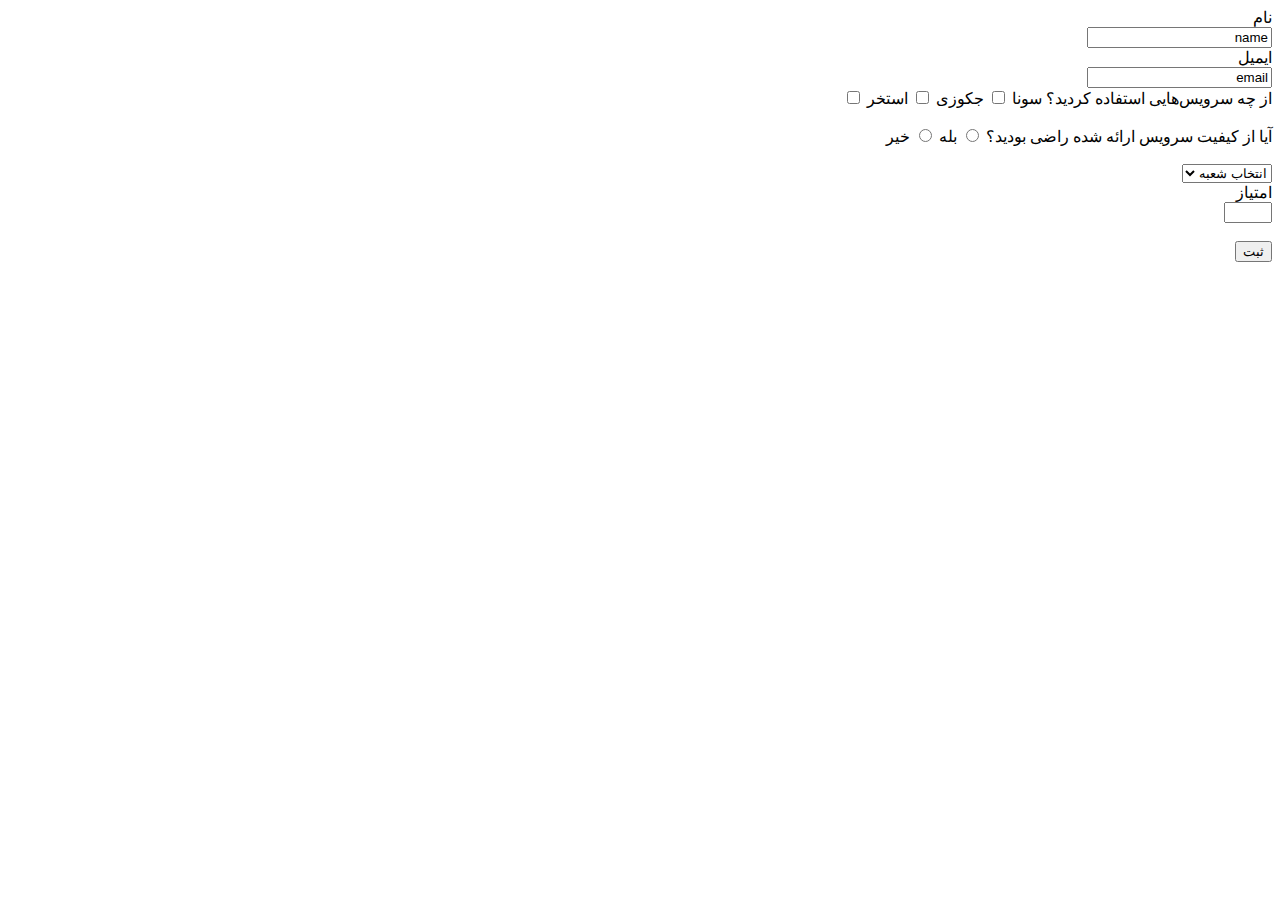
<file: customer-satisfaction/index.html>
<!DOCTYPE html>
<html>
  <head>
    <meta charset="UTF-8" />
  </head>
  <body dir="rtl">
    <form action="/localhost:8080/vote" method="post">
      <label for="name">نام</label><br />
      <input name="name" type="text" id="name" value="name" required />
      <br />
      <!-- Add input for name here -->
      <label for="email">ایمیل</label><br />
      <!-- Add input for email here -->
      <input name="email" type="email" id="email" value="email" required />
      <br />

      <span>از چه سرویس‌هایی استفاده کردید؟</span>
      <!-- Add input for sauna here -->
      <!-- <select name="" id=""></select> -->
      <label for="sauna">سونا</label>
      <!-- Add input for jacuzzi here -->
      <input name="services" type="checkbox" id="sauna" value="sauna" />
      <label for="jacuzzi">جکوزی</label>
      <!-- Add input for pool here -->
      <input name="services" type="checkbox" id="jacuzzi" value="jacuzzi" />
      <label for="pool">استخر</label>
      <input name="services" type="checkbox" id="pool" value="pool" />
      <br /><br />

      <span>آیا از کیفیت سرویس ارائه شده راضی بودید؟</span>
      <!-- Add input for yes here -->
      <input name="satisfaction" type="radio" id="yes" value="yes" />
      <label for="yes">بله</label>
      <input name="satisfaction" type="radio" id="no" value="no" />
      <!-- Add input for no here -->
      <label for="no">خیر</label><br /><br />

      <label for="select"></label>
      <select name="branch" id="select">
        <option value="انتخاب شعبه" selected disabled>انتخاب شعبه</option>
        <option value="1">شعبه یک</option>
        <option value="2">شعبه دو</option>
        <option value="3">شعبه سه</option>
        <option value="4">شعبه چهار</option>
      </select>

      <br />
      <label for="score">امتیاز</label><br />
      <!-- Add input for score here -->
      <input
        type="number"
        id="score"
        value="score"
        min="1"
        max="5"
        step="1"
        required
        name="score"
      />
      <br /><br />
      <button type="submit">ثبت</button>
      <!-- Add input for submit here -->
    <!---- </form> ---->
  </body>
</html>
</file>
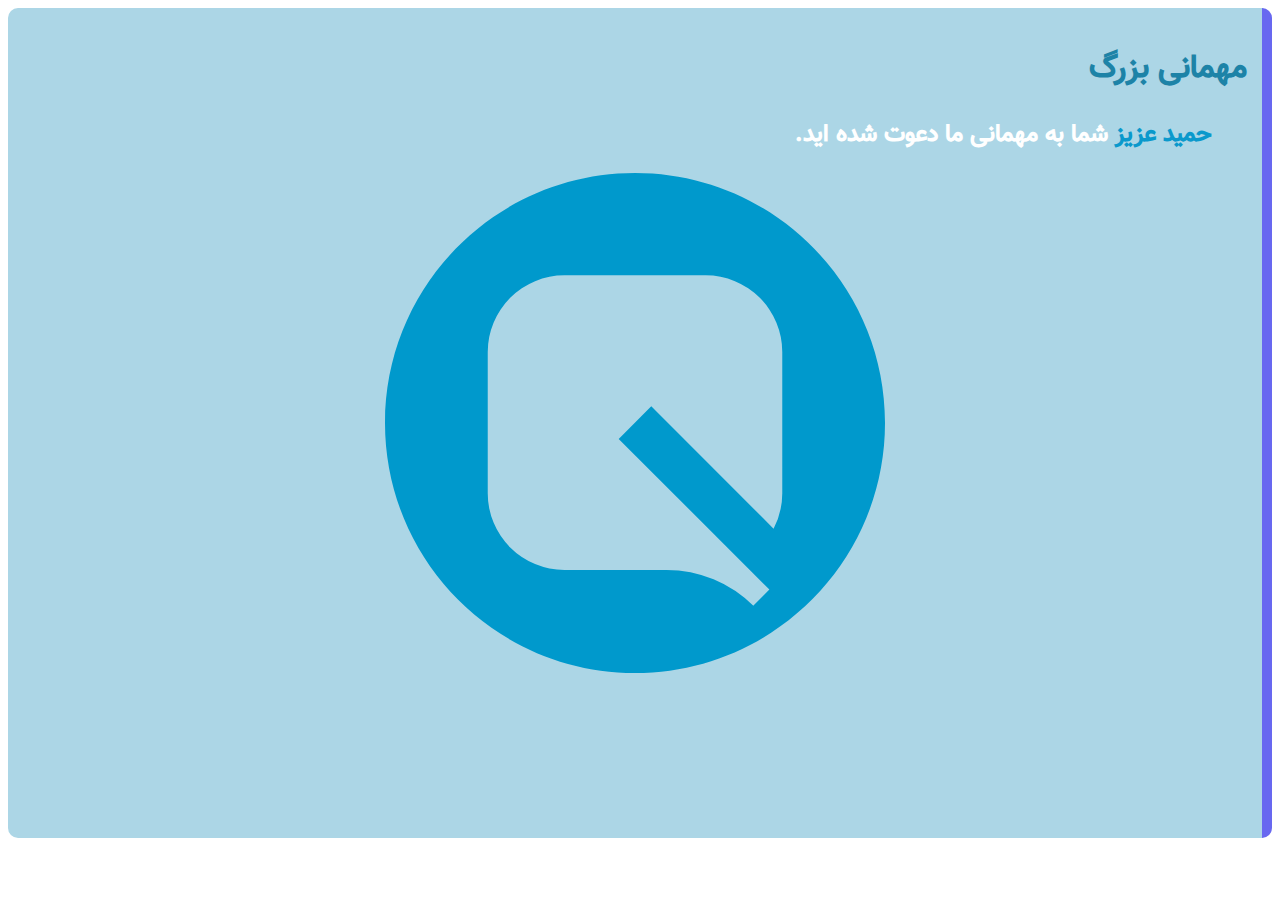
<file: invitation-cover/index.html>
<!DOCTYPE html>
<html>
  <head>
    <title>invitation</title>
    <link rel="stylesheet" href="./styles.css" />
    <meta charset="UTF-8" />
  </head>
  <body dir="rtl">
    <div class="container">
      <h1>مهمانی بزرگ</h1>
      <h2>
        <strong id="user-name">حمید عزیز</strong>
        شما به مهمانی ما دعوت شده اید.
      </h2>
      <!-- <img src="assets/logo.svg" alt="logo"> -->
    </div>
  </body>
</html>
</file>
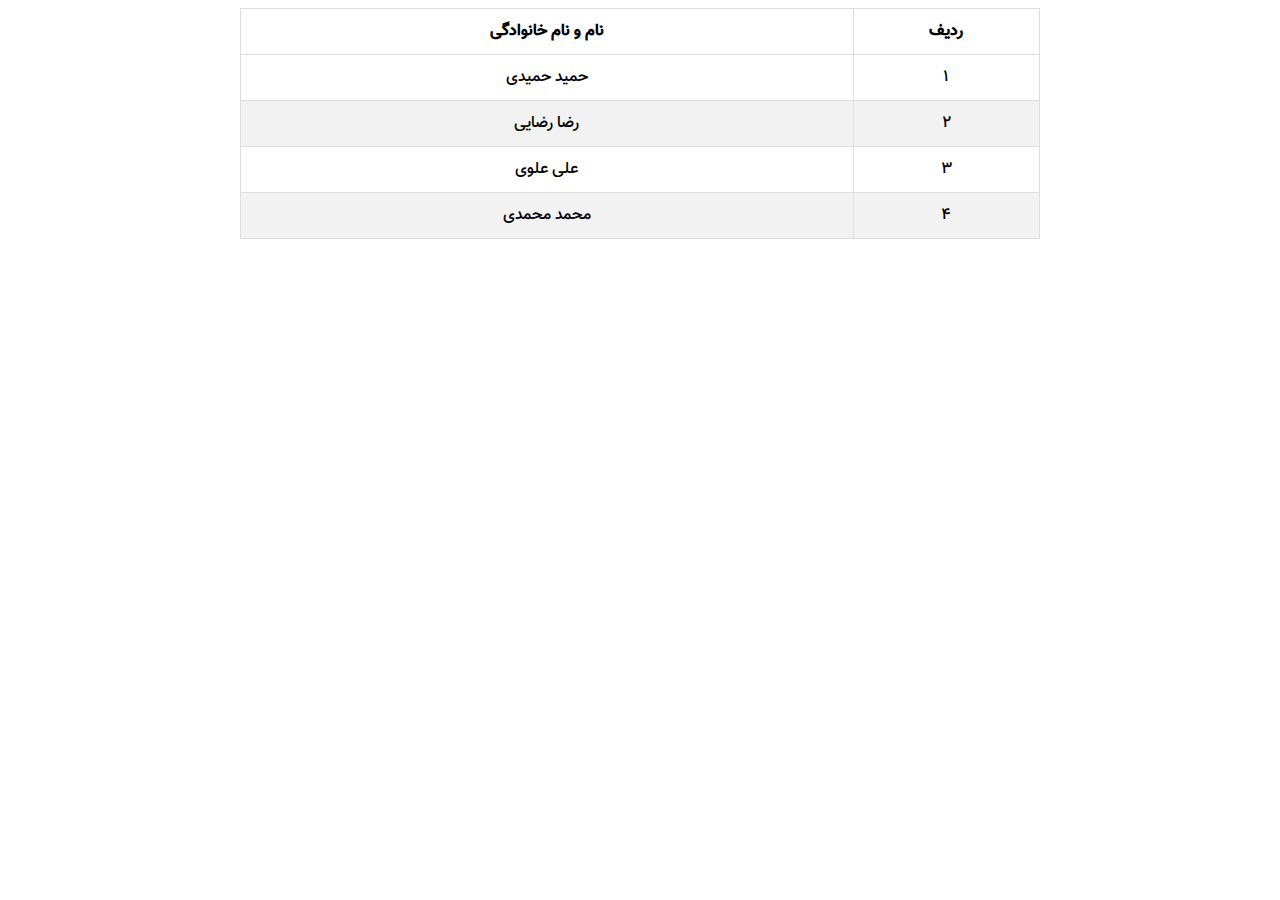
<file: invitation-table/index.html>
<!DOCTYPE html>
<html>
  <head>
    <title>Invitation Table</title>
    <link rel="stylesheet" href="./styles.css" />
    <meta charset="utf-8" />
  </head>
  <body dir="rtl">
    <table>
      <thead>
        <tr>
          <th>ردیف</th>
          <th>نام و نام خانوادگی</th>
        </tr>
      </thead>
      <tbody>
        <tr>
          <td>۱</td>
          <td>حمید حمیدی</td>
        </tr>
        <tr>
          <td>۲</td>
          <td>رضا رضایی</td>
        </tr>
        <tr>
          <td>۳</td>
          <td>علی علوی</td>
        </tr>
        <tr>
          <td>۴</td>
          <td>محمد محمدی</td>
        </tr>
      </tbody>
    </table>
  </body>
</html>
</file>
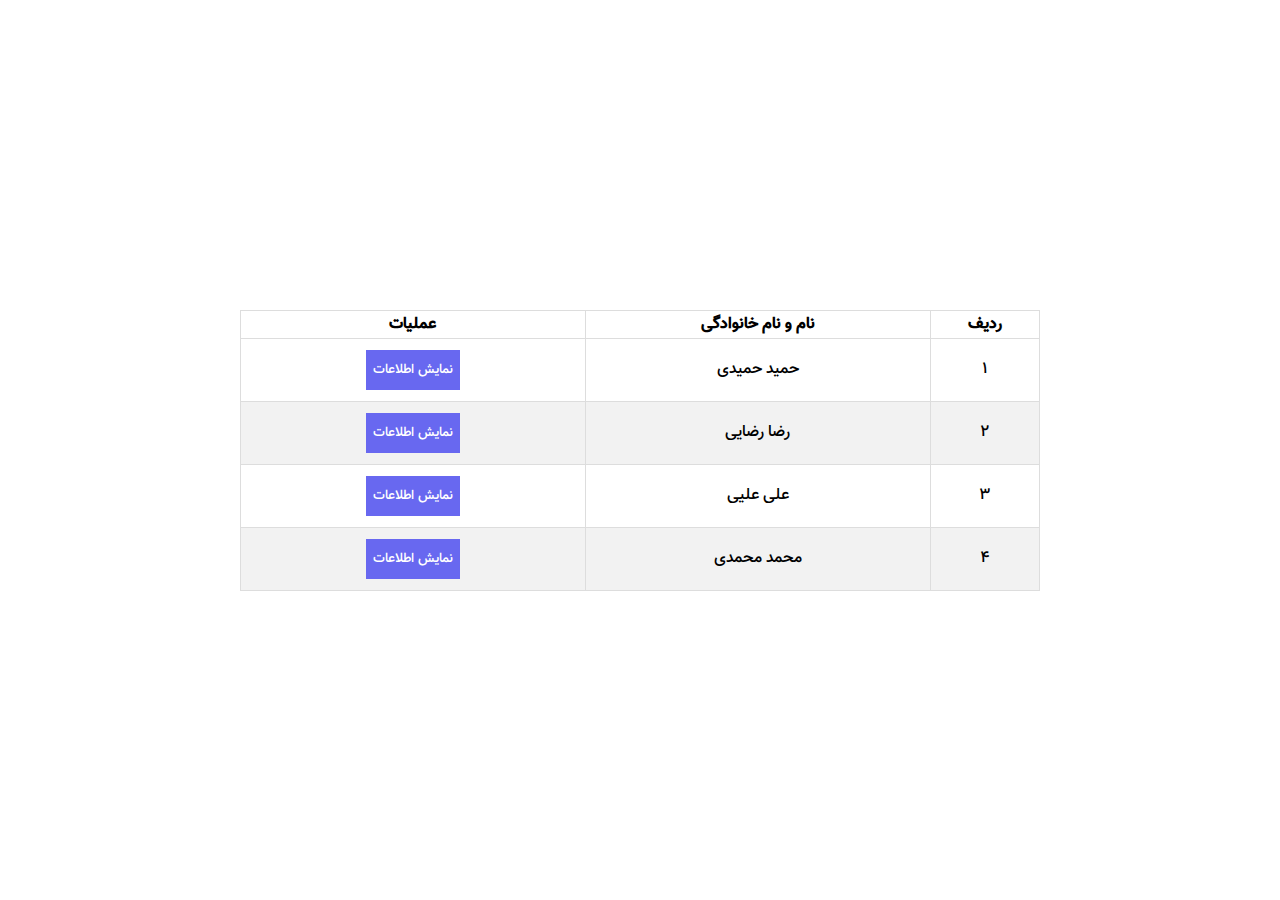
<file: modal-show2/index.html>
<!DOCTYPE html>
<head>
  <link rel="stylesheet" type="text/css" href="./styles.css" />
  <meta charset="utf-8">
</head>
<html>
  <body class="full-center" dir="rtl">
    <table>
      <thead>
        <tr>
          <th>ردیف</th>
          <th>نام و نام خانوادگی</th>
          <th>عملیات</th>
        </tr>
      </thead>
      <tbody>
        <tr>
          <td>۱</td>
          <td>حمید حمیدی</td>
          <td>
            <button class="info-btn">نمایش اطلاعات</button>
          </td>
        </tr>
        <tr>
          <td>۲</td>
          <td>رضا رضایی</td>
          <td>
            <button class="info-btn">نمایش اطلاعات</button>
          </td>
        </tr>
        <tr>
          <td>۳</td>
          <td>علی علیی</td>
          <td>
            <button class="info-btn">نمایش اطلاعات</button>
          </td>
        </tr>
        <tr>
          <td>۴</td>
          <td>محمد محمدی</td>
          <td>
            <button class="info-btn">نمایش اطلاعات</button>
          </td>
        </tr>
      </tbody>
    </table>
    <div id="modal">
      <div class="modal">
        <div class="modal__header">
          <h4>مشخصات فرد</h4>
          <span id="close">&times;</span>
        </div>
        <div class="modal__body">
          <p class="username"></p>
        </div>
      </div>
    </div>
    <script src="./script.js"></script>
  </body>
</html>
</file>
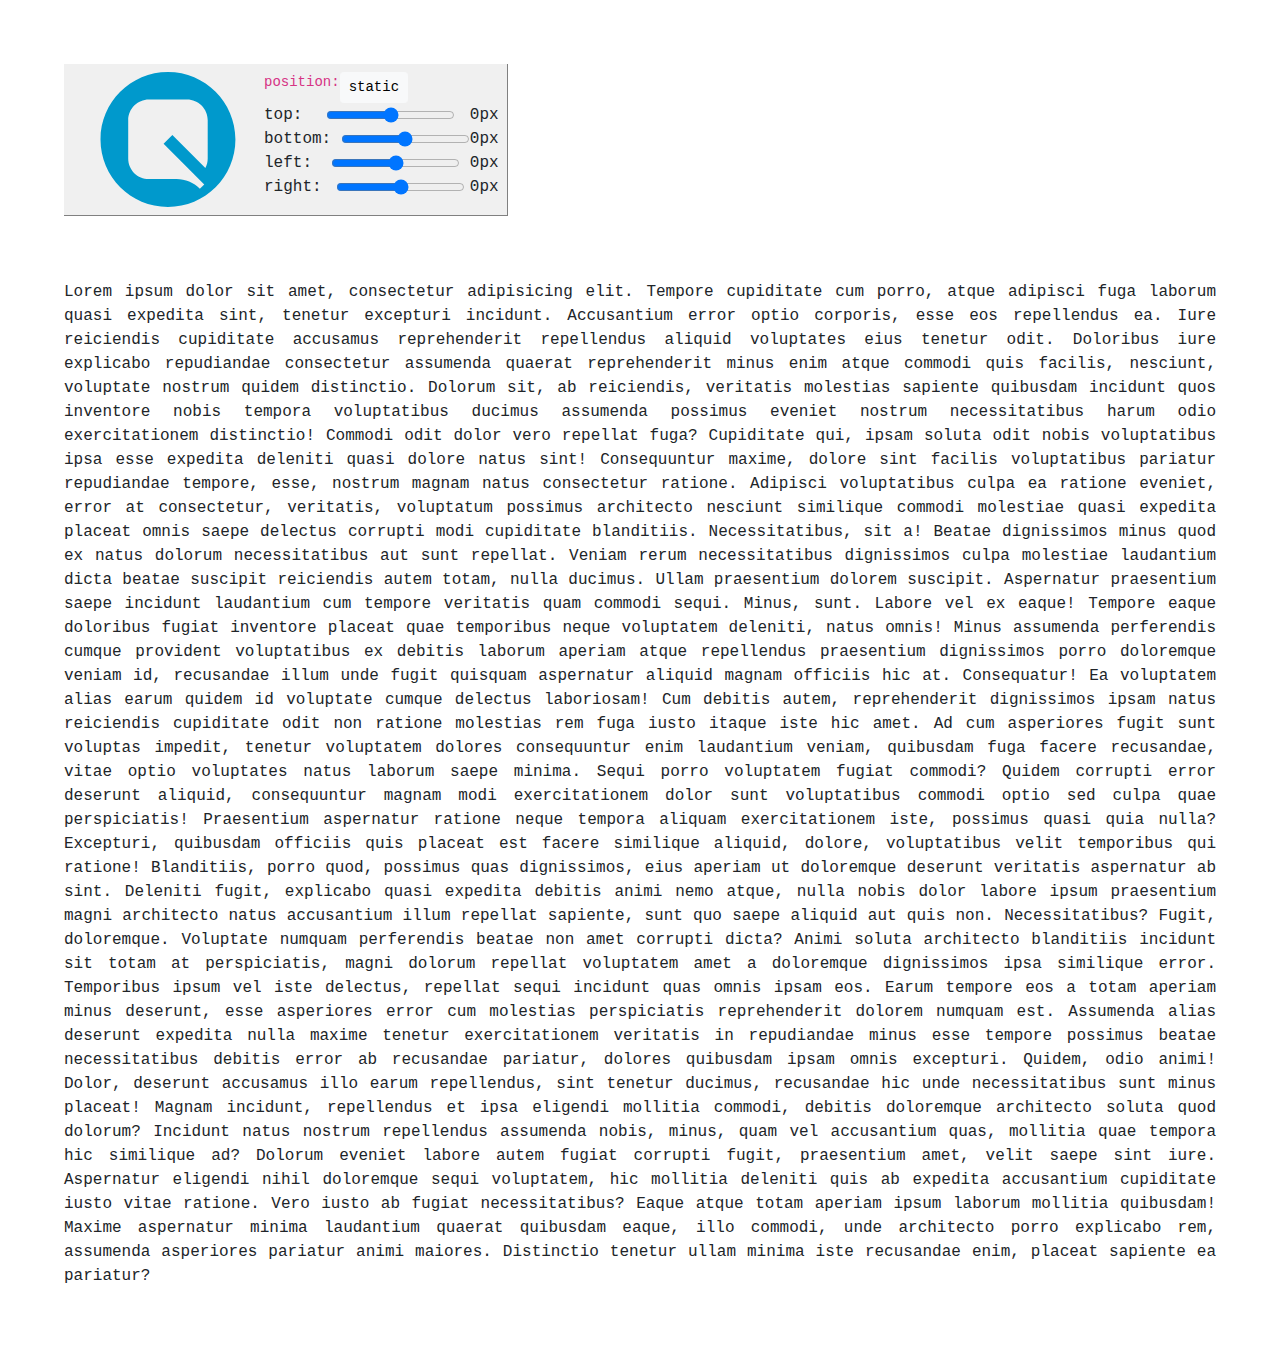
<file: positions/index.html>
<!DOCTYPE html>
<html>
    <head>
        <title>Displaying</title>
        
        <meta charset="utf-8">
        <meta name="viewport" content="width=device-width, initial-scale=1">
        
        <!-- JS CODES -->
        <script src="./js/jquery-3.6.0.min.js"></script>
        <script srco="./js/bootstrap.min.js"></script>
        <script src="./js/bootstrap.bundle.min.js"></script>
        <script src="./js/script.js"></script>
        
        <!-- CSS FILES -->
        <link rel="stylesheet" href="./css/styles.css">
        <link rel="stylesheet" href="./css/bootstrap.min.css">
    </head>
    <body>
        
        <div>
            <div class="imgc">
                <div class="d-flex flex-row px-2 py-2">
                    <div>
                        <img src="./assets/logo.svg" alt="logo">
                    </div>
                    <div class="d-flex flex-column css-options justify-content-between">
                        <div class="controllers">
                            <div class="d-flex flex-row">
                                <code>position: </code>
                                <button type="button" class="btn btn-light btn-sm" id="position-btn">
                                    
                                </button>
                            </div>
                            <div class="d-flex flex-row justify-content-between">
                                <label for="top">top:&nbsp;</label>
                                <input type="range" name="top" id="top" min="-50" max="50" value="0">
                                <span>&nbsp;px</span>
                            </div>
                            <div class="d-flex flex-row justify-content-between">
                                <label for="bottom">bottom:&nbsp;</label>
                                <input type="range" name="bottom" id="bottom" min="-50" max="50" value="0">
                                <span>&nbsp;px</span>
                            </div>
                            <div class="d-flex flex-row justify-content-between">
                                <label for="left">left:&nbsp;</label>
                                <input type="range" name="left" id="left" min="-50" max="50" value="0">
                                <span>&nbsp;px</span>
                            </div>
                            <div class="d-flex flex-row justify-content-between">
                                <label for="right">right:&nbsp;</label>
                                <input type="range" name="right" id="right" min="-50" max="50" value="0">
                                <span>&nbsp;px</span>
                            </div>
                        </div>
                    </div>

                </div>
            </div>
        </div>

        <div class="text-container">
            <p>
                Lorem ipsum dolor sit amet, consectetur adipisicing elit. Tempore cupiditate cum porro, atque adipisci fuga laborum quasi expedita sint, tenetur excepturi incidunt. Accusantium error optio corporis, esse eos repellendus ea.
                Iure reiciendis cupiditate accusamus reprehenderit repellendus aliquid voluptates eius tenetur odit. Doloribus iure explicabo repudiandae consectetur assumenda quaerat reprehenderit minus enim atque commodi quis facilis, nesciunt, voluptate nostrum quidem distinctio.
                Dolorum sit, ab reiciendis, veritatis molestias sapiente quibusdam incidunt quos inventore nobis tempora voluptatibus ducimus assumenda possimus eveniet nostrum necessitatibus harum odio exercitationem distinctio! Commodi odit dolor vero repellat fuga?
                Cupiditate qui, ipsam soluta odit nobis voluptatibus ipsa esse expedita deleniti quasi dolore natus sint! Consequuntur maxime, dolore sint facilis voluptatibus pariatur repudiandae tempore, esse, nostrum magnam natus consectetur ratione.
                Adipisci voluptatibus culpa ea ratione eveniet, error at consectetur, veritatis, voluptatum possimus architecto nesciunt similique commodi molestiae quasi expedita placeat omnis saepe delectus corrupti modi cupiditate blanditiis. Necessitatibus, sit a!
                Beatae dignissimos minus quod ex natus dolorum necessitatibus aut sunt repellat. Veniam rerum necessitatibus dignissimos culpa molestiae laudantium dicta beatae suscipit reiciendis autem totam, nulla ducimus. Ullam praesentium dolorem suscipit.
                Aspernatur praesentium saepe incidunt laudantium cum tempore veritatis quam commodi sequi. Minus, sunt. Labore vel ex eaque! Tempore eaque doloribus fugiat inventore placeat quae temporibus neque voluptatem deleniti, natus omnis!
                Minus assumenda perferendis cumque provident voluptatibus ex debitis laborum aperiam atque repellendus praesentium dignissimos porro doloremque veniam id, recusandae illum unde fugit quisquam aspernatur aliquid magnam officiis hic at. Consequatur!
                Ea voluptatem alias earum quidem id voluptate cumque delectus laboriosam! Cum debitis autem, reprehenderit dignissimos ipsam natus reiciendis cupiditate odit non ratione molestias rem fuga iusto itaque iste hic amet.
                Ad cum asperiores fugit sunt voluptas impedit, tenetur voluptatem dolores consequuntur enim laudantium veniam, quibusdam fuga facere recusandae, vitae optio voluptates natus laborum saepe minima. Sequi porro voluptatem fugiat commodi?
                Quidem corrupti error deserunt aliquid, consequuntur magnam modi exercitationem dolor sunt voluptatibus commodi optio sed culpa quae perspiciatis! Praesentium aspernatur ratione neque tempora aliquam exercitationem iste, possimus quasi quia nulla?
                Excepturi, quibusdam officiis quis placeat est facere similique aliquid, dolore, voluptatibus velit temporibus qui ratione! Blanditiis, porro quod, possimus quas dignissimos, eius aperiam ut doloremque deserunt veritatis aspernatur ab sint.
                Deleniti fugit, explicabo quasi expedita debitis animi nemo atque, nulla nobis dolor labore ipsum praesentium magni architecto natus accusantium illum repellat sapiente, sunt quo saepe aliquid aut quis non. Necessitatibus?
                Fugit, doloremque. Voluptate numquam perferendis beatae non amet corrupti dicta? Animi soluta architecto blanditiis incidunt sit totam at perspiciatis, magni dolorum repellat voluptatem amet a doloremque dignissimos ipsa similique error.
                Temporibus ipsum vel iste delectus, repellat sequi incidunt quas omnis ipsam eos. Earum tempore eos a totam aperiam minus deserunt, esse asperiores error cum molestias perspiciatis reprehenderit dolorem numquam est.
                Assumenda alias deserunt expedita nulla maxime tenetur exercitationem veritatis in repudiandae minus esse tempore possimus beatae necessitatibus debitis error ab recusandae pariatur, dolores quibusdam ipsam omnis excepturi. Quidem, odio animi!
                Dolor, deserunt accusamus illo earum repellendus, sint tenetur ducimus, recusandae hic unde necessitatibus sunt minus placeat! Magnam incidunt, repellendus et ipsa eligendi mollitia commodi, debitis doloremque architecto soluta quod dolorum?
                Incidunt natus nostrum repellendus assumenda nobis, minus, quam vel accusantium quas, mollitia quae tempora hic similique ad? Dolorum eveniet labore autem fugiat corrupti fugit, praesentium amet, velit saepe sint iure.
                Aspernatur eligendi nihil doloremque sequi voluptatem, hic mollitia deleniti quis ab expedita accusantium cupiditate iusto vitae ratione. Vero iusto ab fugiat necessitatibus? Eaque atque totam aperiam ipsum laborum mollitia quibusdam!
                Maxime aspernatur minima laudantium quaerat quibusdam eaque, illo commodi, unde architecto porro explicabo rem, assumenda asperiores pariatur animi maiores. Distinctio tenetur ullam minima iste recusandae enim, placeat sapiente ea pariatur?        
            </p>
        </div>
    </body>
</html>
</file>
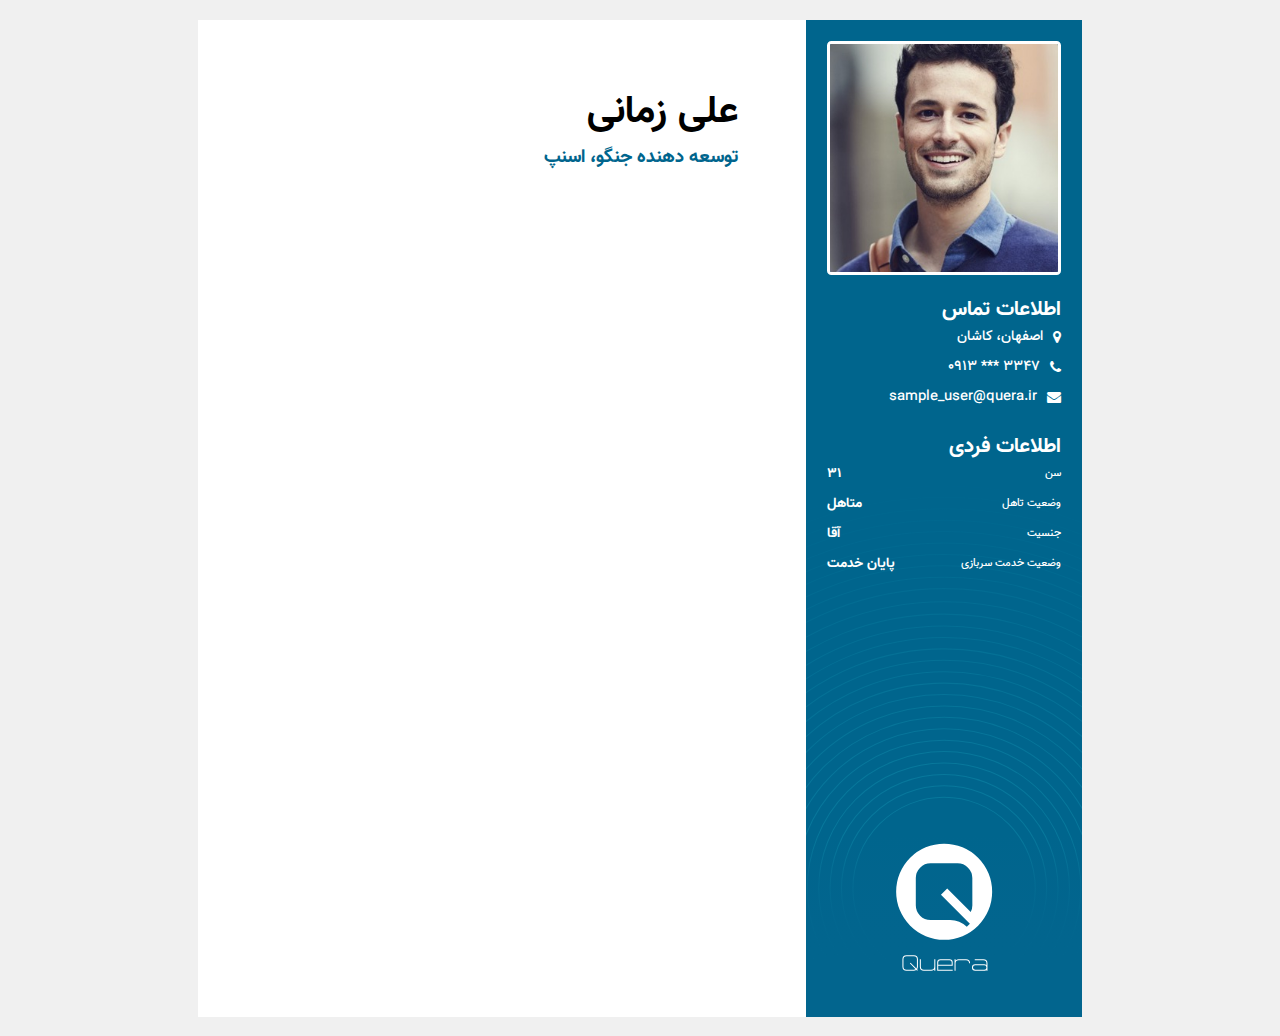
<file: qcv-part1/index.html>
<!DOCTYPE html>
<html lang="fa">
  <head>
    <meta charset="UTF-8" />
    <meta name="viewport" content="width=device-width, initial-scale=1.0" />
    <title>علی زمانی | Quera</title>
    <link rel="stylesheet" href="style.css" />
    <link
      rel="stylesheet"
      href="https://cdnjs.cloudflare.com/ajax/libs/font-awesome/4.7.0/css/font-awesome.min.css"
    />
    <link rel="shortcut icon" href="assets/favicon.ico" />
  </head>
  <body>
    <div class="container">
      <div class="sidebar">
        <div class="sidebar-back-color"></div>
        <div class="sidebar-back-image"></div>

        <div class="avatar">
          <img src="assets/avatar.jpg" alt="avatar" />
        </div>

        <div class="sidebar-section contact-info">
          <h2>اطلاعات تماس</h2>
          <div class="items">
            <div class="row">
              <i class="fa fa-map-marker"></i><span>اصفهان، کاشان </span>
            </div>
            <div class="row">
              <i class="fa fa-phone"></i><span dir="ltr">۰۹۱۳ *** ۳۳۴۷</span>
            </div>
            <div class="row">
              <i class="fa fa-envelope"></i><span>sample_user@quera.ir</span>
            </div>
          </div>
        </div>

        <div class="sidebar-section personal-info">
          <!-- your code here... -->
          <h2>اطلاعات فردی</h2>
          <div class="items">
            <div class="row">
              <span class="text-sm">سن</span>
              <span class="font-bold">۳۱</span>
            </div>
            <div class="row">
              <span class="text-sm">وضعیت تاهل</span>
              <span class="font-bold">متاهل</span>
            </div>
            <div class="row">
              <span class="text-sm">جنسیت</span>
              <span class="font-bold">آقا</span>
            </div>
            <div class="row">
              <span class="text-sm">وضعیت خدمت سربازی</span>
              <span class="font-bold">پایان خدمت</span>
            </div>
          </div>
        </div>
      </div>
      <main class="main">
        <header class="name">
          <h1 class="text-xl">علی زمانی</h1>
          <small>توسعه دهنده جنگو، اسنپ </small>
        </header>
      </main>
    </div>
  </body>
</html>
</file>
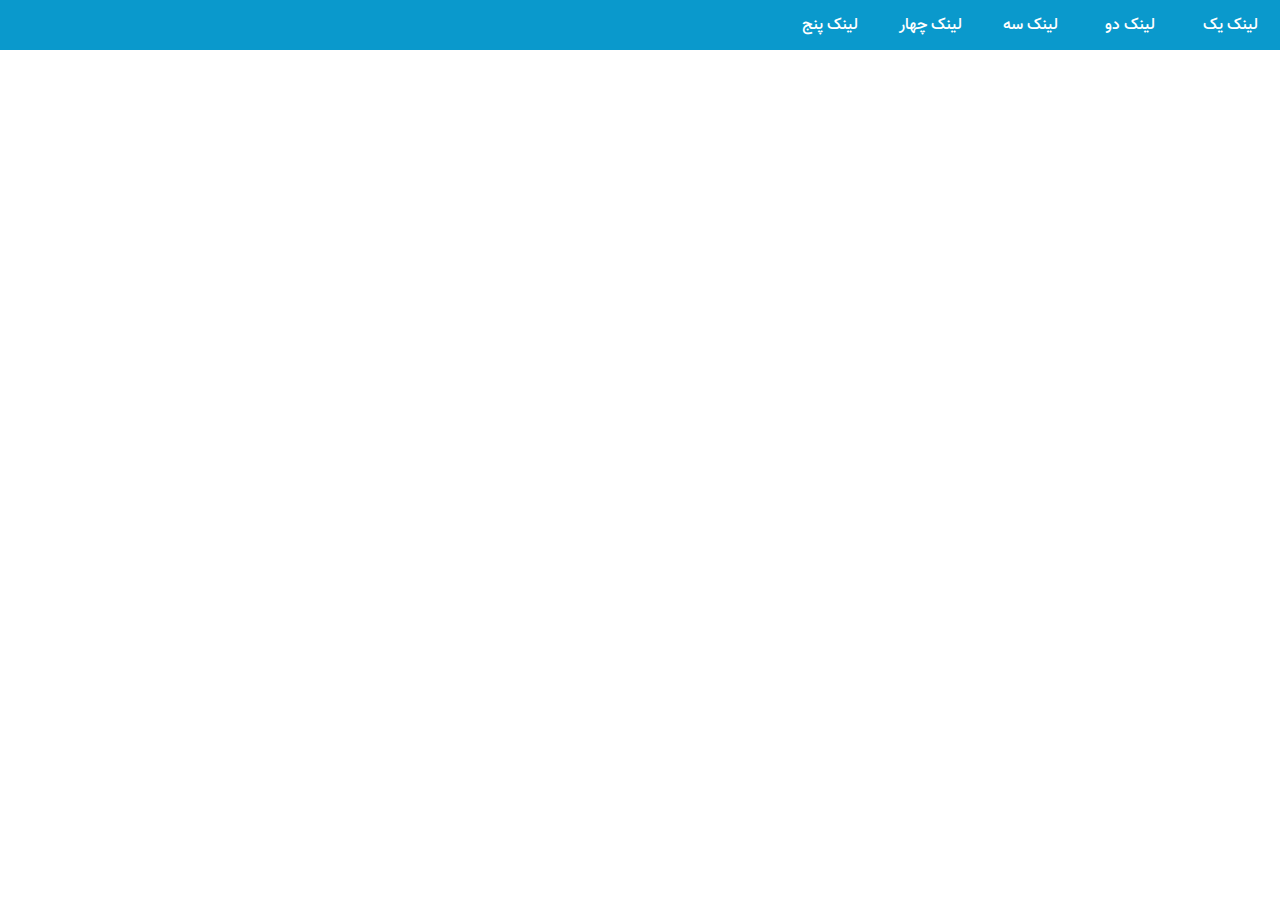
<file: responsive-menu/index.html>
<!DOCTYPE html>
<head>
  <meta name="viewport" content="width=device-width, initial-scale=1.0" />
  <link rel="stylesheet" type="text/css" href="./styles.css" />
  <meta charset="utf-8"/>
</head>
<html>
  <body dir="rtl">
    <nav>
      <ul>
        <li>لینک یک</li>
        <li>لینک دو</li>
        <li>لینک سه</li>
        <li>لینک چهار</li>
        <li>لینک پنج</li>
      </ul>
    </nav>
    <script src="./script.js"></script>
  </body>
</html>
</file>
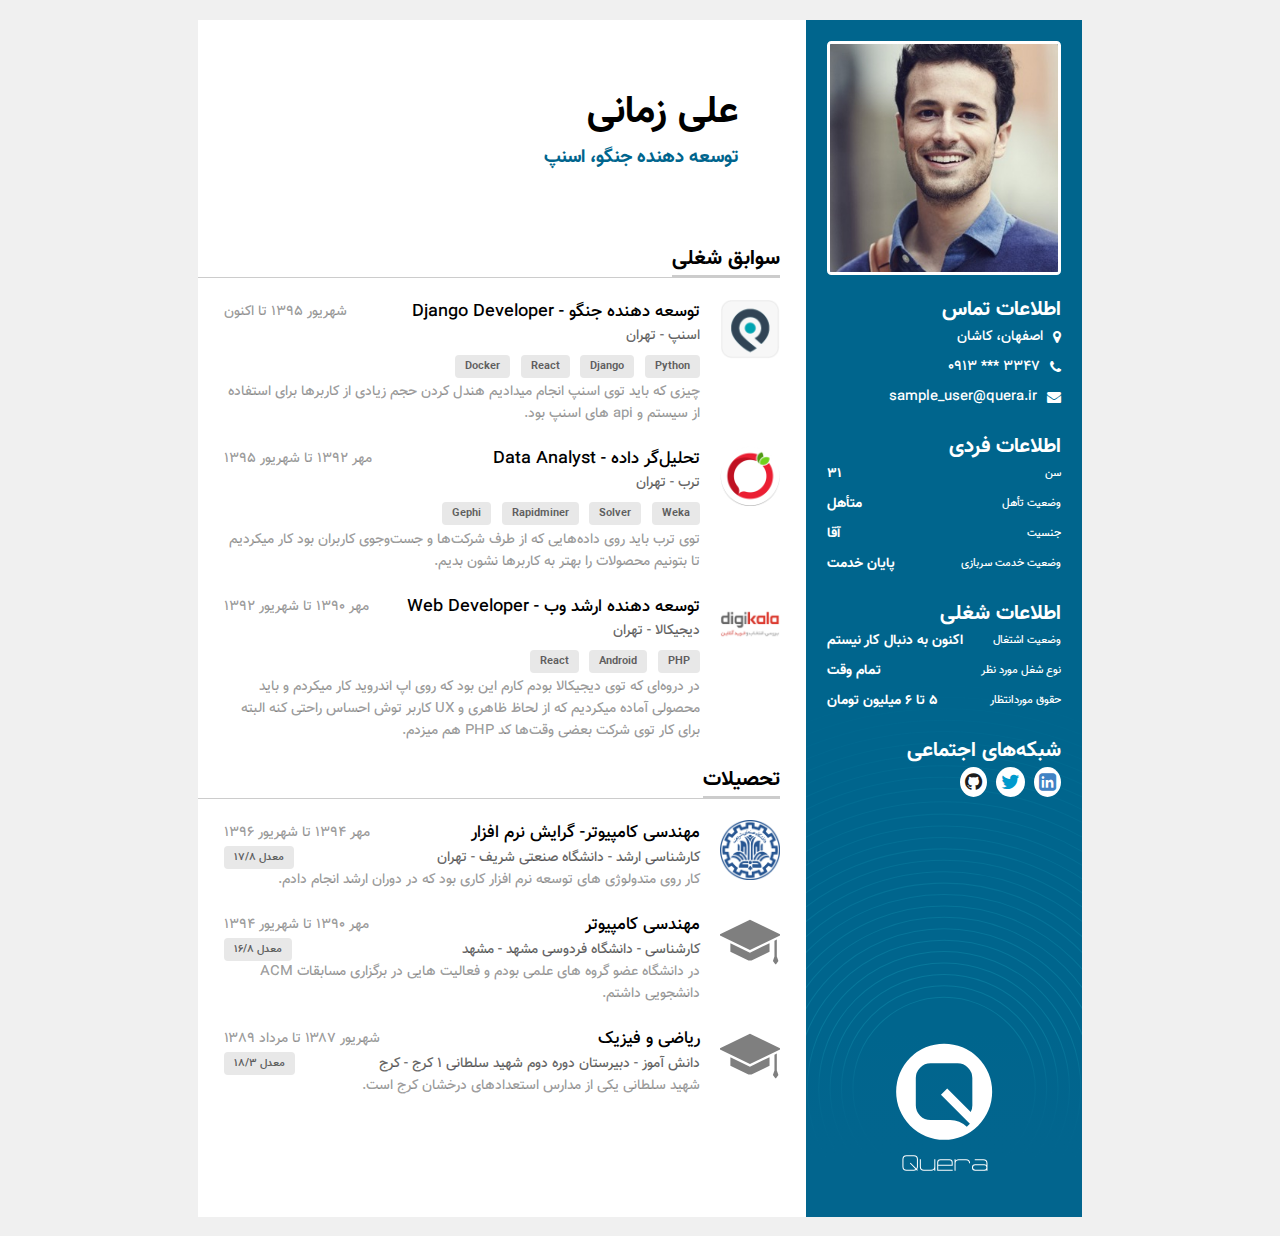
<file: qcv-part2/qcv-part2/index.html>
<!DOCTYPE html>
<html lang="fa">
  <head>
    <meta charset="UTF-8" />
    <meta name="viewport" content="width=device-width, initial-scale=1.0" />
    <title>علی زمانی | Quera</title>
    <link rel="stylesheet" href="style.css" />
    <link
      rel="stylesheet"
      href="https://cdnjs.cloudflare.com/ajax/libs/font-awesome/4.7.0/css/font-awesome.min.css"
    />
    <link rel="shortcut icon" href="assets/favicon.ico" />
  </head>
  <body>
    <div class="container">
      <div class="sidebar">
        <div class="sidebar-back-color"></div>
        <div class="sidebar-back-image"></div>

        <div class="avatar">
          <img src="assets/avatar.jpg" alt="avatar" />
        </div>

        <div class="sidebar-section contact-info">
          <h2>اطلاعات تماس</h2>
          <div class="items">
            <div class="row">
              <i class="fa fa-map-marker"></i><span>اصفهان، کاشان </span>
            </div>
            <div class="row">
              <i class="fa fa-phone"></i><span dir="ltr">۰۹۱۳ *** ۳۳۴۷</span>
            </div>
            <div class="row">
              <i class="fa fa-envelope"></i><span>sample_user@quera.ir</span>
            </div>
          </div>
        </div>

        <div class="sidebar-section personal-info">
          <h2>اطلاعات فردی</h2>
          <div class="items">
            <div class="row">
              <span class="text-sm">سن</span>
              <span class="font-bold">۳۱</span>
            </div>
            <div class="row">
              <span class="text-sm">وضعیت تأهل </span>
              <span class="font-bold">متأهل</span>
            </div>
            <div class="row">
              <span class="text-sm">جنسیت </span>
              <span class="font-bold">آقا</span>
            </div>
            <div class="row">
              <span class="text-sm">وضعیت خدمت سربازی </span>
              <span class="font-bold">پایان خدمت </span>
            </div>
          </div>
        </div>

        <div class="sidebar-section job-info">
          <h2>اطلاعات شغلی</h2>
          <div class="items">
            <div class="row">
              <span class="text-sm">وضعیت اشتغال </span>
              <span class="font-bold">اکنون به دنبال کار نیستم </span>
            </div>
            <div class="row">
              <span class="text-sm">نوع شغل مورد نظر </span>
              <span class="font-bold">تمام وقت </span>
            </div>
            <div class="row">
              <span class="text-sm">حقوق موردانتظار </span>
              <span class="font-bold">۵ تا ۶ میلیون تومان </span>
            </div>
          </div>
        </div>

        <div class="social-links">
          <h2>شبکه‌های اجتماعی</h2>
          <div class="links">
            <a href="#"><i class="fa fa-linkedin-square linkedin"></i></a>
            <a href="#"><i class="fa fa-twitter twitter"></i></a>
            <a href="#"><i class="fa fa-github github"></i></a>
          </div>
        </div>
      </div>
      <main class="main">
        <header class="name">
          <h1 class="text-xl">علی زمانی</h1>
          <small>توسعه دهنده جنگو، اسنپ </small>
        </header>

        <section class="main-section job-experiences">
          <div class="section-header">
            <h2>سوابق شغلی</h2>
          </div>
          <div class="items">
            <div class="item">
              <div class="image">
                <img src="assets/snapp.png" alt="job" width="60" />
              </div>
              <div class="content">
                <div class="row">
                  <h3 class="title text-lg">
                    توسعه دهنده جنگو - Django Developer
                  </h3>
                  <div class="date text-gray">شهریور ۱۳۹۵ تا اکنون</div>
                </div>
                <div class="meta text-dark-gray">اسنپ - تهران</div>
                <div class="extra">
                  <span class="label">Python</span>
                  <span class="label">Django</span>
                  <span class="label">React</span>
                  <span class="label">Docker</span>
                </div>
                <p class="text-gray">
                  چیزی که باید توی اسنپ انجام میدادیم هندل کردن حجم زیادی از
                  کاربرها برای استفاده از سیستم و api ‌های اسنپ بود.
                </p>
              </div>
            </div>

            <div class="item">
              <div class="image">
                <img src="assets/torob.png" alt="job" width="60" />
              </div>
              <div class="content">
                <div class="row">
                  <h3 class="title text-lg">تحلیل‌گر داده - Data Analyst</h3>
                  <div class="date text-gray">مهر ۱۳۹۲ تا شهریور ۱۳۹۵</div>
                </div>
                <div class="meta text-dark-gray">ترب - تهران</div>
                <div class="extra">
                  <span class="label">Weka</span>
                  <span class="label">Solver</span>
                  <span class="label">Rapidminer</span>
                  <span class="label">Gephi</span>
                </div>
                <p class="text-gray">
                  توی ترب باید روی داده‌هایی که از طرف شرکت‌ها و جست‌وجوی
                  کاربران بود کار میکردیم تا بتونیم محصولات را بهتر به کاربر‌ها
                  نشون بدیم.
                </p>
              </div>
            </div>

            <div class="item">
              <div class="image">
                <img src="assets/digikala.png" alt="job" width="60" />
              </div>
              <div class="content">
                <div class="row">
                  <h3 class="title text-lg">
                    توسعه دهنده ارشد وب - Web Developer
                  </h3>
                  <div class="date text-gray">مهر ۱۳۹۰ تا شهریور ۱۳۹۲</div>
                </div>
                <div class="meta text-dark-gray">دیجیکالا - تهران</div>
                <div class="extra">
                  <span class="label">PHP</span>
                  <span class="label">Android</span>
                  <span class="label">React</span>
                </div>
                <p class="text-gray">
                  در دروه‌ای که توی دیجیکالا بودم کارم این بود که روی اپ اندروید
                  کار میکردم و باید محصولی آماده میکردیم که از لحاظ ظاهری و UX
                  کاربر توش احساس راحتی کنه البته برای کار توی شرکت بعضی وقت‌ها
                  کد PHP هم میزدم.
                </p>
              </div>
            </div>
          </div>
        </section>

        <section class="main-section education">
          <div class="section-header">
            <h2>تحصیلات</h2>
          </div>
          <!-- your code here... -->
          <div class="items">
            <div class="item">
              <img src="assets/sharif.png" alt="first-img" class="image" />
              <div class="content">
                <div class="row">
                  <h3 class="text-lg">مهندسی کامپیوتر- گرایش نرم افزار</h3>
                  <div class="text-gray">مهر ۱۳۹۴ تا شهریور ۱۳۹۶</div>
                </div>
                <div class="row">
                  <div class="text-dark-gray">
                    کارشناسی ارشد - دانشگاه صنعتی شریف - تهران
                  </div>
                  <span class="text-gray label">معدل ۱۷/۸</span>
                </div>
                <p class="text-gray">
                  کار روی متدولوژی های توسعه نرم افزار کاری بود که در دوران ارشد
                  انجام دادم.
                </p>
              </div>
            </div>
          </div>

          <div class="items">
            <div class="item">
              <img src="assets/education.svg" alt="second-img" class="image" />
              <div class="content">
                <div class="row">
                  <h3 class="text-lg">مهندسی کامپیوتر</h3>
                  <div class="text-gray">مهر ۱۳۹۰ تا شهریور ۱۳۹۴</div>
                </div>
                <div class="row">
                  <div class="text-dark-gray">
                    کارشناسی - دانشگاه فردوسی مشهد - مشهد
                  </div>
                  <span class="text-gray label">معدل ۱۶/۸</span>
                </div>
                <p class="text-gray">
                  در دانشگاه عضو گروه های علمی بودم و فعالیت هایی در برگزاری
                  مسابقات ACM دانشجویی داشتم.
                </p>
              </div>
            </div>
          </div>

          <div class="items">
            <div class="item">
              <img src="assets/education.svg" alt="first-img" class="image" />
              <div class="content">
                <div class="row">
                  <h3 class="text-lg">ریاضی و فیزیک</h3>
                  <div class="text-gray">شهریور ۱۳۸۷ تا مرداد ۱۳۸۹</div>
                </div>
                <div class="row">
                  <div class="text-dark-gray">
                    دانش آموز - دبیرستان دوره دوم شهید سلطانی ۱ کرج - کرج
                  </div>
                  <span class="label">معدل ۱۸/۳</span>
                </div>
                <p class="text-gray">
                  شهید سلطانی یکی از مدارس استعدادهای درخشان کرج است.
                </p>
              </div>
            </div>
          </div>
        </section>
      </main>
    </div>
  </body>
</html>
</file>
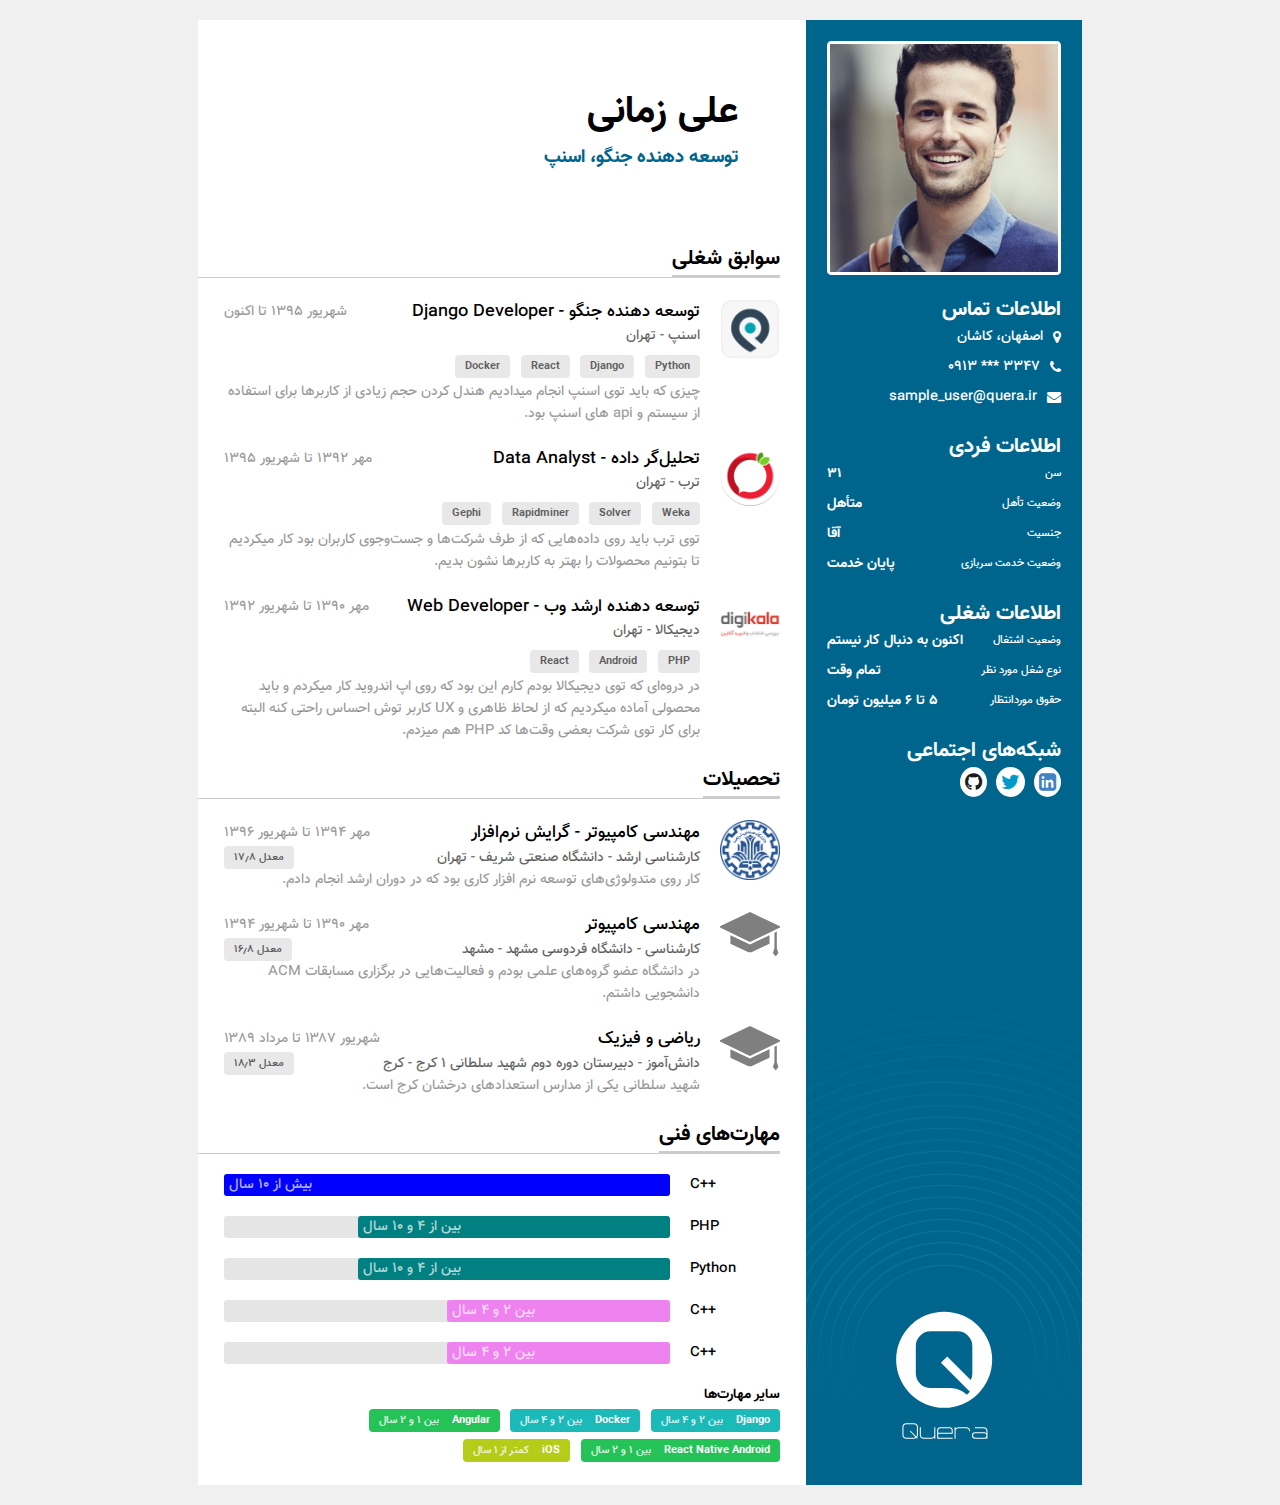
<file: qcv-part3/qcv-part3/index.html>
<!DOCTYPE html>
<html lang="fa">
  <head>
    <meta charset="UTF-8" />
    <meta name="viewport" content="width=device-width, initial-scale=1.0" />
    <title>علی زمانی | Quera</title>
    <link rel="stylesheet" href="style.css" />
    <link
      rel="stylesheet"
      href="https://cdnjs.cloudflare.com/ajax/libs/font-awesome/4.7.0/css/font-awesome.min.css"
    />
    <link rel="shortcut icon" href="assets/favicon.ico" />
  </head>
  <body>
    <div class="container">
      <div class="sidebar">
        <div class="sidebar-back-color"></div>
        <div class="sidebar-back-image"></div>

        <div class="avatar">
          <img src="assets/avatar.jpg" alt="avatar" />
        </div>

        <div class="sidebar-section contact-info">
          <h2>اطلاعات تماس</h2>
          <div class="items">
            <div class="row">
              <i class="fa fa-map-marker"></i><span>اصفهان، کاشان </span>
            </div>
            <div class="row">
              <i class="fa fa-phone"></i><span dir="ltr"> ۰۹۱۳ *** ۳۳۴۷</span>
            </div>
            <div class="row">
              <i class="fa fa-envelope"></i><span>sample_user@quera.ir</span>
            </div>
          </div>
        </div>

        <div class="sidebar-section personal-info">
          <h2>اطلاعات فردی</h2>
          <div class="items">
            <div class="row">
              <span class="text-sm">سن</span>
              <span class="font-bold">۳۱ </span>
            </div>
            <div class="row">
              <span class="text-sm">وضعیت تأهل </span>
              <span class="font-bold">متأهل</span>
            </div>
            <div class="row">
              <span class="text-sm">جنسیت </span>
              <span class="font-bold">آقا</span>
            </div>
            <div class="row">
              <span class="text-sm">وضعیت خدمت سربازی </span>
              <span class="font-bold">پایان خدمت </span>
            </div>
          </div>
        </div>

        <div class="sidebar-section job-info">
          <h2>اطلاعات شغلی</h2>
          <div class="items">
            <div class="row">
              <span class="text-sm">وضعیت اشتغال </span>
              <span class="font-bold">اکنون به دنبال کار نیستم </span>
            </div>
            <div class="row">
              <span class="text-sm">نوع شغل مورد نظر </span>
              <span class="font-bold">تمام وقت </span>
            </div>
            <div class="row">
              <span class="text-sm">حقوق موردانتظار </span>
              <span class="font-bold">۵ تا ۶ میلیون تومان </span>
            </div>
          </div>
        </div>

        <div class="social-links">
          <h2>شبکه‌های اجتماعی</h2>
          <div class="links">
            <a href="#"><i class="fa fa-linkedin-square linkedin"></i></a>
            <a href="#"><i class="fa fa-twitter twitter"></i></a>
            <a href="#"><i class="fa fa-github github"></i></a>
          </div>
        </div>
      </div>
      <main class="main">
        <header class="name">
          <h1 class="text-xl">علی زمانی</h1>
          <small>توسعه دهنده جنگو، اسنپ </small>
        </header>

        <section class="main-section job-experiences">
          <div class="section-header">
            <h2>سوابق شغلی</h2>
          </div>
          <div class="items">
            <div class="item">
              <div class="image">
                <img src="assets/snapp.png" alt="job" width="60" />
              </div>
              <div class="content">
                <div class="row">
                  <h3 class="title text-lg">
                    توسعه دهنده جنگو - Django Developer
                  </h3>
                  <div class="date text-gray">شهریور ۱۳۹۵ تا اکنون</div>
                </div>
                <div class="meta text-dark-gray">اسنپ - تهران</div>
                <div class="extra">
                  <span class="label">Python</span>
                  <span class="label">Django</span>
                  <span class="label">React</span>
                  <span class="label">Docker</span>
                </div>
                <p class="text-gray">
                  چیزی که باید توی اسنپ انجام میدادیم هندل کردن حجم زیادی از
                  کاربرها برای استفاده از سیستم و api ‌های اسنپ بود.
                </p>
              </div>
            </div>

            <div class="item">
              <div class="image">
                <img src="assets/torob.png" alt="job" width="60" />
              </div>
              <div class="content">
                <div class="row">
                  <h3 class="title text-lg">تحلیل‌گر داده - Data Analyst</h3>
                  <div class="date text-gray">مهر ۱۳۹۲ تا شهریور ۱۳۹۵</div>
                </div>
                <div class="meta text-dark-gray">ترب - تهران</div>
                <div class="extra">
                  <span class="label">Weka</span>
                  <span class="label">Solver</span>
                  <span class="label">Rapidminer</span>
                  <span class="label">Gephi</span>
                </div>
                <p class="text-gray">
                  توی ترب باید روی داده‌هایی که از طرف شرکت‌ها و جست‌وجوی
                  کاربران بود کار میکردیم تا بتونیم محصولات را بهتر به کاربر‌ها
                  نشون بدیم.
                </p>
              </div>
            </div>

            <div class="item">
              <div class="image">
                <img src="assets/digikala.png" alt="job" width="60" />
              </div>
              <div class="content">
                <div class="row">
                  <h3 class="title text-lg">
                    توسعه دهنده ارشد وب - Web Developer
                  </h3>
                  <div class="date text-gray">مهر ۱۳۹۰ تا شهریور ۱۳۹۲</div>
                </div>
                <div class="meta text-dark-gray">دیجیکالا - تهران</div>
                <div class="extra">
                  <span class="label">PHP</span>
                  <span class="label">Android</span>
                  <span class="label">React</span>
                </div>
                <p class="text-gray">
                  در دروه‌ای که توی دیجیکالا بودم کارم این بود که روی اپ اندروید
                  کار میکردم و باید محصولی آماده میکردیم که از لحاظ ظاهری و UX
                  کاربر توش احساس راحتی کنه البته برای کار توی شرکت بعضی وقت‌ها
                  کد PHP هم میزدم.
                </p>
              </div>
            </div>
          </div>
        </section>

        <section class="main-section education">
          <div class="section-header">
            <h2>تحصیلات</h2>
          </div>
          <div class="items">
            <div class="item">
              <div class="image">
                <img src="assets/sharif.png" alt="education" width="60" />
              </div>
              <div class="content">
                <div class="row">
                  <h3 class="title text-lg">
                    مهندسی کامپیوتر - گرایش نرم‌افزار
                  </h3>
                  <div class="date text-gray">مهر ۱۳۹۴ تا شهریور ۱۳۹۶</div>
                </div>
                <div class="row">
                  <div class="meta text-dark-gray">
                    کارشناسی ارشد - دانشگاه صنعتی شریف - تهران
                  </div>
                  <span class="grade label">معدل ۱۷٫۸ </span>
                </div>
                <p class="text-gray">
                  کار روی متدولوژی‌های توسعه نرم افزار کاری بود که در دوران ارشد
                  انجام دادم.
                </p>
              </div>
            </div>

            <div class="item">
              <div class="image">
                <img src="assets/education.svg" alt="education" width="60" />
              </div>
              <div class="content">
                <div class="row">
                  <h3 class="title text-lg">مهندسی کامپیوتر</h3>
                  <div class="date text-gray">مهر ۱۳۹۰ تا شهریور ۱۳۹۴</div>
                </div>
                <div class="row">
                  <div class="meta text-dark-gray">
                    کارشناسی - دانشگاه فردوسی مشهد - مشهد
                  </div>
                  <span class="grade label">معدل ۱۶٫۸ </span>
                </div>
                <p class="text-gray">
                  در دانشگاه عضو گروه‌های علمی بودم و فعالیت‌هایی در برگزاری
                  مسابقات ACM دانشجویی داشتم.
                </p>
              </div>
            </div>

            <div class="item">
              <div class="image">
                <img src="assets/education.svg" alt="education" width="60" />
              </div>
              <div class="content">
                <div class="row">
                  <h3 class="title text-lg">ریاضی و فیزیک</h3>
                  <div class="date text-gray">شهریور ۱۳۸۷ تا مرداد ۱۳۸۹</div>
                </div>
                <div class="row">
                  <div class="meta text-dark-gray">
                    دانش‌آموز - دبیرستان دوره دوم شهید سلطانی ۱ کرج - کرج
                  </div>
                  <span class="grade label">معدل ۱۸٫۳ </span>
                </div>
                <p class="text-gray">
                  شهید سلطانی یکی از مدارس استعداد‌های درخشان کرج است.
                </p>
              </div>
            </div>
          </div>
        </section>

        <section class="main-section technical-skills">
          <div class="section-header">
            <h2>مهارت‌های فنی</h2>
          </div>

          <div class="skills">
            <div class="skill">
              <div class="skill-title">++C</div>
              <div class="skill-progress">
                <div class="bar" style="width: 100%; background-color: blue">
                  <div>بیش از ۱۰ سال</div>
                </div>
              </div>
            </div>

            <div class="skill">
              <div class="skill-title">PHP</div>
              <div class="skill-progress">
                <div class="bar" style="width: 70%; background-color: teal">
                  <div>بین از ۴ و ۱۰ سال</div>
                </div>
              </div>
            </div>

            <div class="skill">
              <div class="skill-title">Python</div>
              <div class="skill-progress">
                <div class="bar" style="width: 70%; background-color: teal">
                  <div>بین از ۴ و ۱۰ سال</div>
                </div>
              </div>
            </div>

            <div class="skill">
              <div class="skill-title">++C</div>
              <div class="skill-progress">
                <div class="bar" style="width: 50%; background-color: violet">
                  <div>بین ۲ و ۴ سال</div>
                </div>
              </div>
            </div>

            <div class="skill">
              <div class="skill-title">++C</div>
              <div class="skill-progress">
                <div class="bar" style="width: 50%; background-color: violet">
                  <div>بین ۲ و ۴ سال</div>
                </div>
              </div>
            </div>
          </div>

          <div class="other-skills">
            <h4>سایر مهارت‌ها</h4>

            <div>
              <div class="label" style="background-color: #1bb9b7">
                Django <span class="details">بین ۲ و ۴ سال</span>
              </div>

              <div class="label" style="background-color: #1bb9b7">
                Docker <span class="details">بین ۲ و ۴ سال</span>
              </div>

              <div class="label" style="background-color: #25c257">
                Angular
                <div class="details">بین ۱ و ۲ سال</div>
              </div>

              <div class="label" style="background-color: #25c257">
                React Native Android
                <div class="details">بین ۱ و ۲ سال</div>
              </div>

              <div class="label" style="background-color: #b5cc18">
                iOS
                <div class="details">کمتر از ۱ سال</div>
              </div>
            </div>
          </div>
        </section>
      </main>
    </div>
  </body>
</html>
</file>
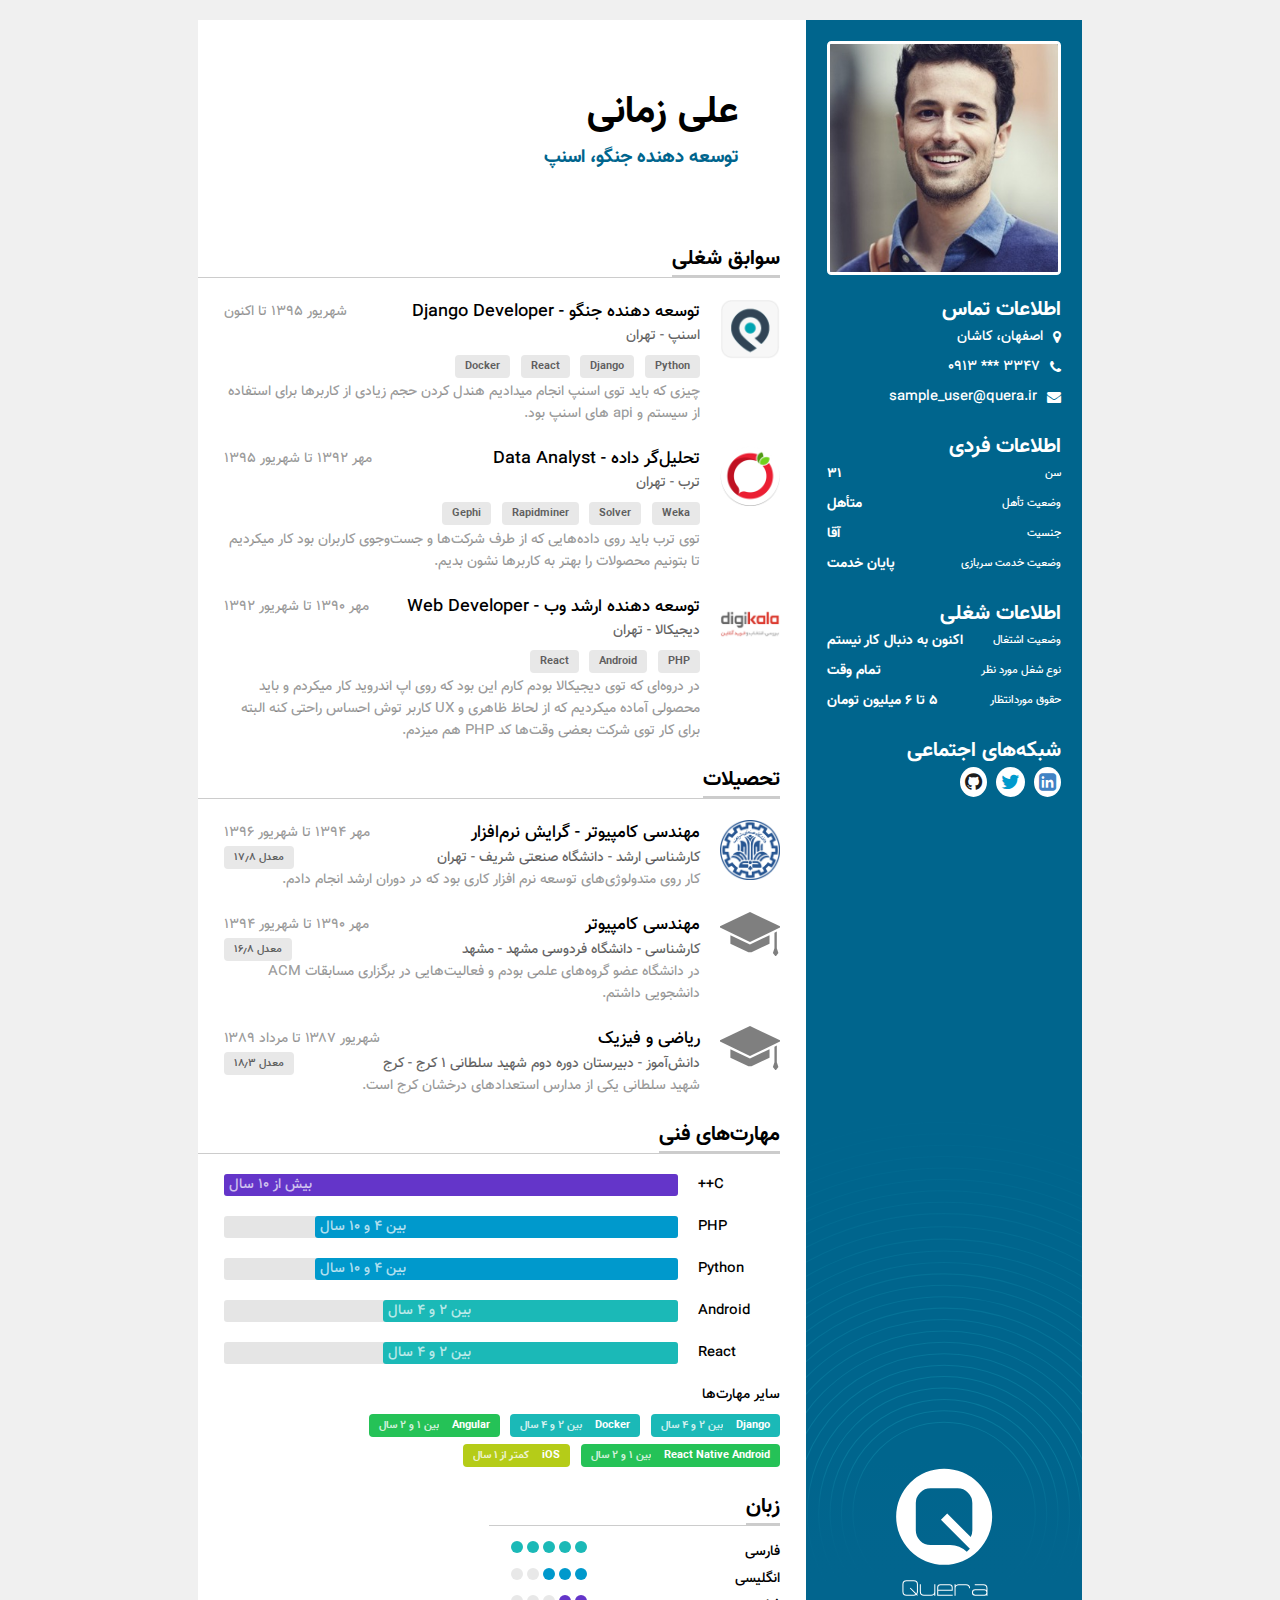
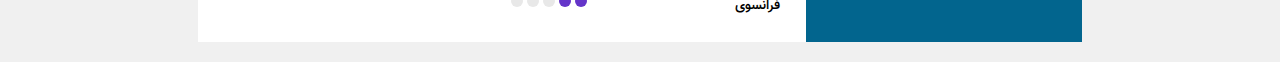
<file: qcv-part4/qcv-part4/index.html>
<!DOCTYPE html>
<html lang="fa">
  <head>
    <meta charset="UTF-8" />
    <meta name="viewport" content="width=device-width, initial-scale=1.0" />
    <title>علی زمانی | Quera</title>
    <link rel="stylesheet" href="style.css" />
    <link
      rel="stylesheet"
      href="https://cdnjs.cloudflare.com/ajax/libs/font-awesome/4.7.0/css/font-awesome.min.css"
    />
    <link rel="shortcut icon" href="assets/favicon.ico" />
  </head>
  <body>
    <div class="container">
      <div class="sidebar">
        <div class="sidebar-back-color"></div>
        <div class="sidebar-back-image"></div>

        <div class="avatar">
          <img src="assets/avatar.jpg" alt="avatar" />
        </div>

        <div class="sidebar-section contact-info">
          <h2>اطلاعات تماس</h2>
          <div class="items">
            <div class="row">
              <i class="fa fa-map-marker"></i><span>اصفهان، کاشان </span>
            </div>
            <div class="row">
              <i class="fa fa-phone"></i><span dir="ltr"> ۰۹۱۳ *** ۳۳۴۷</span>
            </div>
            <div class="row">
              <i class="fa fa-envelope"></i><span>sample_user@quera.ir</span>
            </div>
          </div>
        </div>

        <div class="sidebar-section personal-info">
          <h2>اطلاعات فردی</h2>
          <div class="items">
            <div class="row">
              <span class="text-sm">سن</span>
              <span class="font-bold">۳۱</span>
            </div>
            <div class="row">
              <span class="text-sm">وضعیت تأهل </span>
              <span class="font-bold">متأهل</span>
            </div>
            <div class="row">
              <span class="text-sm">جنسیت </span>
              <span class="font-bold">آقا</span>
            </div>
            <div class="row">
              <span class="text-sm">وضعیت خدمت سربازی </span>
              <span class="font-bold">پایان خدمت </span>
            </div>
          </div>
        </div>

        <div class="sidebar-section job-info">
          <h2>اطلاعات شغلی</h2>
          <div class="items">
            <div class="row">
              <span class="text-sm">وضعیت اشتغال </span>
              <span class="font-bold">اکنون به دنبال کار نیستم </span>
            </div>
            <div class="row">
              <span class="text-sm">نوع شغل مورد نظر </span>
              <span class="font-bold">تمام وقت </span>
            </div>
            <div class="row">
              <span class="text-sm">حقوق موردانتظار </span>
              <span class="font-bold">۵ تا ۶ میلیون تومان </span>
            </div>
          </div>
        </div>

        <div class="social-links">
          <h2>شبکه‌های اجتماعی</h2>
          <div class="links">
            <a href="#"><i class="fa fa-linkedin-square linkedin"></i></a>
            <a href="#"><i class="fa fa-twitter twitter"></i></a>
            <a href="#"><i class="fa fa-github github"></i></a>
          </div>
        </div>
      </div>
      <main class="main">
        <header class="name">
          <h1 class="text-xl">علی زمانی</h1>
          <small>توسعه دهنده جنگو، اسنپ </small>
        </header>

        <section class="main-section job-experiences">
          <div class="section-header">
            <h2>سوابق شغلی</h2>
          </div>
          <div class="items">
            <div class="item">
              <div class="image">
                <img src="assets/snapp.png" alt="job" width="60" />
              </div>
              <div class="content">
                <div class="row">
                  <h3 class="title text-lg">
                    توسعه دهنده جنگو - Django Developer
                  </h3>
                  <div class="date text-gray">شهریور ۱۳۹۵ تا اکنون</div>
                </div>
                <div class="meta text-dark-gray">اسنپ - تهران</div>
                <div class="extra">
                  <span class="label">Python</span>
                  <span class="label">Django</span>
                  <span class="label">React</span>
                  <span class="label">Docker</span>
                </div>
                <p class="text-gray">
                  چیزی که باید توی اسنپ انجام میدادیم هندل کردن حجم زیادی از
                  کاربرها برای استفاده از سیستم و api ‌های اسنپ بود.
                </p>
              </div>
            </div>

            <div class="item">
              <div class="image">
                <img src="assets/torob.png" alt="job" width="60" />
              </div>
              <div class="content">
                <div class="row">
                  <h3 class="title text-lg">تحلیل‌گر داده - Data Analyst</h3>
                  <div class="date text-gray">مهر ۱۳۹۲ تا شهریور ۱۳۹۵</div>
                </div>
                <div class="meta text-dark-gray">ترب - تهران</div>
                <div class="extra">
                  <span class="label">Weka</span>
                  <span class="label">Solver</span>
                  <span class="label">Rapidminer</span>
                  <span class="label">Gephi</span>
                </div>
                <p class="text-gray">
                  توی ترب باید روی داده‌هایی که از طرف شرکت‌ها و جست‌وجوی
                  کاربران بود کار میکردیم تا بتونیم محصولات را بهتر به کاربر‌ها
                  نشون بدیم.
                </p>
              </div>
            </div>

            <div class="item">
              <div class="image">
                <img src="assets/digikala.png" alt="job" width="60" />
              </div>
              <div class="content">
                <div class="row">
                  <h3 class="title text-lg">
                    توسعه دهنده ارشد وب - Web Developer
                  </h3>
                  <div class="date text-gray">مهر ۱۳۹۰ تا شهریور ۱۳۹۲</div>
                </div>
                <div class="meta text-dark-gray">دیجیکالا - تهران</div>
                <div class="extra">
                  <span class="label">PHP</span>
                  <span class="label">Android</span>
                  <span class="label">React</span>
                </div>
                <p class="text-gray">
                  در دروه‌ای که توی دیجیکالا بودم کارم این بود که روی اپ اندروید
                  کار میکردم و باید محصولی آماده میکردیم که از لحاظ ظاهری و UX
                  کاربر توش احساس راحتی کنه البته برای کار توی شرکت بعضی وقت‌ها
                  کد PHP هم میزدم.
                </p>
              </div>
            </div>
          </div>
        </section>

        <section class="main-section education">
          <div class="section-header">
            <h2>تحصیلات</h2>
          </div>
          <div class="items">
            <div class="item">
              <div class="image">
                <img src="assets/sharif.png" alt="education" width="60" />
              </div>
              <div class="content">
                <div class="row">
                  <h3 class="title text-lg">
                    مهندسی کامپیوتر - گرایش نرم‌افزار
                  </h3>
                  <div class="date text-gray">مهر ۱۳۹۴ تا شهریور ۱۳۹۶</div>
                </div>
                <div class="row">
                  <div class="meta text-dark-gray">
                    کارشناسی ارشد - دانشگاه صنعتی شریف - تهران
                  </div>
                  <span class="grade label">معدل ۱۷٫۸ </span>
                </div>
                <p class="text-gray">
                  کار روی متدولوژی‌های توسعه نرم افزار کاری بود که در دوران ارشد
                  انجام دادم.
                </p>
              </div>
            </div>

            <div class="item">
              <div class="image">
                <img src="assets/education.svg" alt="education" width="60" />
              </div>
              <div class="content">
                <div class="row">
                  <h3 class="title text-lg">مهندسی کامپیوتر</h3>
                  <div class="date text-gray">مهر ۱۳۹۰ تا شهریور ۱۳۹۴</div>
                </div>
                <div class="row">
                  <div class="meta text-dark-gray">
                    کارشناسی - دانشگاه فردوسی مشهد - مشهد
                  </div>
                  <span class="grade label">معدل ۱۶٫۸ </span>
                </div>
                <p class="text-gray">
                  در دانشگاه عضو گروه‌های علمی بودم و فعالیت‌هایی در برگزاری
                  مسابقات ACM دانشجویی داشتم.
                </p>
              </div>
            </div>

            <div class="item">
              <div class="image">
                <img src="assets/education.svg" alt="education" width="60" />
              </div>
              <div class="content">
                <div class="row">
                  <h3 class="title text-lg">ریاضی و فیزیک</h3>
                  <div class="date text-gray">شهریور ۱۳۸۷ تا مرداد ۱۳۸۹</div>
                </div>
                <div class="row">
                  <div class="meta text-dark-gray">
                    دانش‌آموز - دبیرستان دوره دوم شهید سلطانی ۱ کرج - کرج
                  </div>
                  <span class="grade label">معدل ۱۸٫۳ </span>
                </div>
                <p class="text-gray">
                  شهید سلطانی یکی از مدارس استعداد‌های درخشان کرج است.
                </p>
              </div>
            </div>
          </div>
        </section>

        <section class="main-section technical-skills">
          <div class="section-header">
            <h2>مهارت‌های فنی</h2>
          </div>

          <div class="skills">
            <div class="skill">
              <div class="skill-title">C++</div>
              <div class="skill-progress">
                <div class="bar" style="width: 100%; background-color: #6435c9">
                  <div>بیش از ۱۰ سال</div>
                </div>
              </div>
            </div>

            <div class="skill">
              <div class="skill-title">PHP</div>
              <div class="skill-progress">
                <div class="bar" style="width: 80%; background-color: #09c">
                  <div>بین ۴ و ۱۰ سال</div>
                </div>
              </div>
            </div>

            <div class="skill">
              <div class="skill-title">Python</div>
              <div class="skill-progress">
                <div class="bar" style="width: 80%; background-color: #09c">
                  <div>بین ۴ و ۱۰ سال</div>
                </div>
              </div>
            </div>

            <div class="skill">
              <div class="skill-title">Android</div>
              <div class="skill-progress">
                <div class="bar" style="width: 65%; background-color: #1bb9b7">
                  <div>بین ۲ و ۴ سال</div>
                </div>
              </div>
            </div>

            <div class="skill">
              <div class="skill-title">React</div>
              <div class="skill-progress">
                <div class="bar" style="width: 65%; background-color: #1bb9b7">
                  <div>بین ۲ و ۴ سال</div>
                </div>
              </div>
            </div>
          </div>

          <div class="other-skills">
            <h4>سایر مهارت‌ها</h4>

            <div>
              <div class="label" style="background-color: #1bb9b7">
                Django <span class="details">بین ۲ و ۴ سال</span>
              </div>

              <div class="label" style="background-color: #1bb9b7">
                Docker <span class="details">بین ۲ و ۴ سال</span>
              </div>

              <div class="label" style="background-color: #25c257">
                Angular
                <div class="details">بین ۱ و ۲ سال</div>
              </div>

              <div class="label" style="background-color: #25c257">
                React Native Android
                <div class="details">بین ۱ و ۲ سال</div>
              </div>

              <div class="label" style="background-color: #b5cc18">
                iOS
                <div class="details">کمتر از ۱ سال</div>
              </div>
            </div>
          </div>
        </section>

        <section class="main-section other">
          <div class="language">
            <div class="section-header">
              <h2>زبان</h2>
            </div>
            <div class="content">
              <div class="row">
                <div class="title">فارسی</div>
                <div class="circle-group">
                  <div class="circle teal"></div>
                  <div class="circle teal"></div>
                  <div class="circle teal"></div>
                  <div class="circle teal"></div>
                  <div class="circle teal"></div>
                </div>
              </div>
              <div class="row">
                <div class="title">انگلیسی</div>
                <div class="circle-group">
                  <div class="circle blue"></div>
                  <div class="circle blue"></div>
                  <div class="circle blue"></div>
                  <div class="circle"></div>
                  <div class="circle"></div>
                </div>
              </div>
              <div class="row">
                <div class="title">فرانسوی</div>
                <div class="circle-group">
                  <div class="circle violet"></div>
                  <div class="circle violet"></div>
                  <div class="circle"></div>
                  <div class="circle"></div>
                  <div class="circle"></div>
                </div>
              </div>
            </div>
          </div>
        </section>
      </main>
    </div>
  </body>
</html>
</file>
<file: invitation-cover/styles.css>
@font-face {
  font-family: Vazir;
  src: url("./assets/Vazir.ttf");
}
* {
  font-family: Vazir;
}

.container {
  max-width: 700px;
  height: 800px;
  max-width: 100%;
  padding: 15px;
  border-right: 10px solid #6868f0;
  border-radius: 10px;
  background-color: #acd6e6 !important;
  background: url(assets/logo.svg) no-repeat;
  background-size: 500px;
  background-position: center;
}

h1 {
  color: rgb(29, 131, 167);
}

h2 > strong {
  color: #0a99cc;
}

h2 {
  color: white;
  margin-right: 35px;
}

img {
  width: 500px;
  padding-right: 100px;
}
</file>
<file: invitation-table/styles.css>
@font-face {
  font-family: Vazir;
  src: url("./assets/Vazir.ttf");
}
* {
  font-family: Vazir;
}
tbody tr:hover {
  background-color: #e7e7e7;
}

table {
  border-collapse: collapse;
  max-width: 800px;
  width: 100%;
  margin: auto auto;
  border: 1px solid #dddddd;
}

th,
td {
  border: 1px solid #dddddd;
  text-align: center;
  padding: 10px 0;
}

tr:nth-child(even) {
  background-color: #f2f2f2;
}
</file>
<file: modal-show2/styles.css>
@font-face {
  font-family: Vazir;
  src: url("./assets/Vazir.ttf");
}
* {
  font-family: Vazir;
}
body {
  height: 100vh;
  margin: 0 20px;
}

.full-center {
  justify-content: center;
  align-items: center;
  display: flex;
}

h4 {
  margin: 2px 0;
}
td,
th {
  border: 1px solid #dddddd;
  text-align: center;
}
table {
  border-collapse: collapse;
  width: 100%;
  max-width: 800px;
}
tr:nth-child(even) {
  background-color: #f2f2f2;
}
tbody tr:hover {
  background-color: #e7e7e7;
}
.modal__body {
  padding: 2px 15px;
}
.info-btn {
  height: 40px;
  cursor: pointer;
  margin: 10px;
  border: 1px solid #6868f0;
  background-color: #6868f0;
  color: #fff;
}
.info-btn:focus {
  outline: none;
  background-color: #007aa3;
  border-color: #007aa3;
  box-shadow: 0 0 0 3px rgba(0, 122, 163, 0.5);
}
#modal {
  position: absolute;
  display: none;
  width: 100%;
  height: 100%;
  background-color: rgba(33, 33, 33, 0.46);
  align-items: center;
  justify-content: center;
}
.modal {
  background-color: #fefefe;
  width: 90%;
  max-width: 600px;
  display: flex;
  box-shadow: 5px 9px 11px 5px rgba(0, 0, 0, 0.2);
  justify-content: center;
  flex-direction: column;
}
#close {
  color: #fff;
  font-size: 28px;
  font-weight: bold;
  cursor: pointer;
}
.modal__header {
  padding: 2px 15px;
  background-color: #6868f0;
  color: #fff;
  display: flex;
  justify-content: space-between;
}
</file>
<file: positions/css/styles.css>
* {
    transition: 0.375s;
    font-family: 'Courier New', Courier, monospace;
}

img {
    height: 15vh;
    width: 15vw;
}

.imgc {
    width: min-content;
    height: max-content;
    margin: 5%;
    z-index: 2;
    border-bottom: 1px solid gray;
    border-right: 1px solid gray;
    background-color: rgba(225, 225, 225, 0.5);
}

.text-container {
    margin: 5%;
    text-align: justify;
    z-index: 1;
}

#position-btn {
    height: fit-content;
}
</file>
<file: qcv-part1/style.css>
/* ====== General ====== */
* {
  box-sizing: border-box;
  margin: 0;
  padding: 0;
}

@font-face {
  font-family: Vazir;
  src: url("./assets/Vazir.ttf");
  font-weight: normal;
}

@font-face {
  font-family: Vazir;
  src: url("./assets/Vazir-Bold.ttf");
  font-weight: bold;
}

html {
  font-size: 13px;
}

body {
  direction: rtl;
  margin: 0;
  padding: 0;
  font-size: 14px;
  font-family: Vazir, Tahoma, Helvetica, sans-serif;
  background: #f0f0f0;
}

a {
  text-decoration: none;
}

.container {
  width: 68rem;
  margin: 1.5rem auto;
  display: flex;
}

.font-bold {
  font-weight: bold;
}

.text-sm {
  font-size: 11px;
}

.text-lg {
  font-size: 1.5rem;
  font-weight: 400;
}

.text-xl {
  font-size: 3rem;
}

/* ====== Sidebar ====== */
.sidebar {
  position: relative;
  color: #fff;
  padding: 1.5em 1.5em 30em;
  width: 31.25%;
  display: inline-block;
}

.sidebar-back-color {
  position: absolute;
  bottom: 0;
  left: 0;
  right: 0;
  top: 0;
  background: #00658d;
  z-index: -1;
}

.sidebar-back-image {
  position: absolute;
  bottom: 0;
  left: 0;
  right: 0;
  top: 0;
  background: url('./assets/quera.svg') center bottom -22rem / 300% no-repeat;
  z-index: -1;
}

.avatar {
  margin-bottom: 10px;
}

.avatar img {
  border-radius: 0.3125em;
  max-width: 100%;
  border: 0.25em solid #fff;
}

.sidebar-section {
  margin-bottom: 22px;
}

.sidebar-section .row {
  margin-bottom: 8px;
}

.contact-info i {
  padding-left: 10px;
}

.contact-info .row {
  display: flex;
  align-items: center;
}

/* ====== Main ====== */
.main {
  padding-right: 26px;
  padding-top: 20px;
  width: 68.75%;
  background-color: #fff;
}

.name {
  margin: 3em 3em 5em 0;
}

.name small {
  color: #00658d;
  font-size: 19px;
  font-weight: 700;
}


.personal-info .items .row {
  display: flex;
  justify-content: space-between;
  align-items: center;
}

/* .personal-info .items .row span:first-child {
  font-size: 11px;
}

.personal-info .items .row span:last-child {
  font-weight: bold;
} */
</file>
<file: responsive-menu/styles.css>
@font-face {
  font-family: Vazir;
  src: url("./assets/Vazir.ttf");
}
* {
  font-family: Vazir;
}
body {
  margin: 0;
}
nav {
  background-color: #0a99cc;
}
li {
  color: #fff;
  cursor: pointer;
  position: relative;
  height: 50px;
  display: flex;
  align-items: center;
  padding-right: 15px;
}
ul {
  all: initial;
  list-style: none;
  display: flex;
  position: relative;
}

.hover {
  position: absolute;
}

li.hover::after {
  content: "";
  border-radius: 5px 0 0 5px;
  height: 40px;
  width: 5px;
  background-color: #fff;
  position: absolute;
  right: 0;
  left: 0;
  bottom: 0;
  flex-direction: column;
}

@media (max-width: 575px) {
  ul {
    flex-direction: column;
  }
}

@media (min-width: 576px) {
  ul {
    flex-direction: row;
  }

  li {
    width: 100px;
    justify-content: center;
    padding-right: 0;
  }

  li.hover::after {
    content: "";
    width: unset;
    background-color: #fff;
    position: absolute;
    bottom: 0;
    right: 28px;
    left: 28px;
    flex-direction: row;
    border-radius: 5px 5px 0 0;
    height: 3px;
  }
}
</file>
<file: qcv-part2/qcv-part2/style.css>
* {
  box-sizing: border-box;
  margin: 0;
  padding: 0;
}

@font-face {
  font-family: Vazir;
  src: url("./assets/Vazir.ttf");
  font-weight: normal;
}

@font-face {
  font-family: Vazir;
  src: url("./assets/Vazir-Bold.ttf");
  font-weight: bold;
}

html {
  font-size: 13px;
}

body {
  direction: rtl;
  margin: 0;
  padding: 0;
  font-size: 14px;
  font-family: Vazir, Tahoma, Helvetica, sans-serif;
  background: #f0f0f0;
}

a {
  text-decoration: none;
}

.container {
  width: 68rem;
  margin: 1.5rem auto;
  display: flex;
}

.font-bold {
  font-weight: bold;
}

.text-sm {
  font-size: 11px;
}

.text-lg {
  font-size: 17px;
  font-weight: 400;
}

.text-xl {
  font-size: 3rem;
}

.text-gray {
  color: rgba(0, 0, 0, 0.4);
}

.text-dark-gray {
  color: rgba(0, 0, 0, 0.6);
}

.label {
  font-weight: bold;
  font-size: 0.84615385rem;
  margin: 0.25rem 0 0.25rem 0.5rem;
  background-color: #e8e8e8;
  padding: 3px 10px;
  color: rgba(0, 0, 0, 0.6);
  display: inline-block;
  border-radius: 4px;
}

/* .education .item .row .label {
  background-color: #e8e8e8;
  padding: 10px 3px;
  color: rgba(0, 0, 0, .6);
  display: inline-block;
  border-radius: 4px;
} */

/* ====== Sidebar ====== */
.sidebar {
  position: relative;
  color: #fff;
  padding: 1.5em 1.5em 30em;
  width: 31.25%;
  display: inline-block;
}

.sidebar-back-color {
  position: absolute;
  bottom: 0;
  left: 0;
  right: 0;
  top: 0;
  background: #00658d;
  z-index: -1;
}

.sidebar-back-image {
  position: absolute;
  bottom: 0;
  left: 0;
  right: 0;
  top: 0;
  background: url("./assets/quera.svg") center bottom -22rem / 300% no-repeat;
  z-index: -1;
}

.avatar {
  margin-bottom: 10px;
}

.avatar img {
  border-radius: 0.3125em;
  max-width: 100%;
  border: 0.25em solid #fff;
}

.sidebar-section {
  margin-bottom: 22px;
}

.sidebar-section .row {
  margin-bottom: 8px;
}

.contact-info i {
  padding-left: 10px;
}

.contact-info .row {
  display: flex;
  align-items: center;
}

.personal-info .row,
.job-info .row {
  display: flex;
  align-items: center;
  justify-content: space-between;
}

.social-links .links a {
  text-decoration: none;
  margin-left: 5px;
}
.social-links .links a i {
  font-size: 20px;
  background-color: #fff;
  padding: 5px;
  border-radius: 50%;
}

.linkedin {
  color: #4183c4;
}

.github {
  color: #1b1c1d;
}

.twitter {
  color: #09c;
}

/* ====== Main ====== */
.main {
  padding-right: 26px;
  padding-top: 20px;
  width: 68.75%;
  background-color: #fff;
}

.name {
  margin: 3em 3em 5em 0;
}

.name small {
  color: #00658d;
  font-size: 19px;
  font-weight: 700;
}

.main-section {
  margin-bottom: 20px;
}

.main-section .section-header {
  border-bottom: 1px solid #ccc;
}

.main-section .section-header h2 {
  display: inline-block;
  border-bottom: 2px solid #ccc;
}

.job-experiences .items {
  padding-left: 2rem;
}

.job-experiences .item {
  display: flex;
  margin: 1.5em 0;
}

.job-experiences .item .content {
  padding-right: 20px;
  width: 100%;
}

.job-experiences .item .content .row {
  width: 100%;
  display: flex;
  align-items: center;
  justify-content: space-between;
}

.job-experiences .extra {
  margin-top: 5px;
}

.education .items {
  padding-left: 2rem;
}

.education .item {
  margin: 1.5em 0;
}

.education .item .content {
  padding-right: 20px;
  width: 100%;
}

.education .extra {
  margin-top: 5px;
}

.education .label {
  margin: 0;
}

.education .item {
  display: flex;
}

.education .item .content .row {
  width: 100%;
  display: flex;
  align-items: center;
  justify-content: space-between;
}

.education .item .image {
  width: 60px;
  height: 60px;
}
</file>
<file: qcv-part3/qcv-part3/style.css>
* {
  box-sizing: border-box;
  margin: 0;
  padding: 0;
}

@font-face {
  font-family: Vazir;
  src: url("./assets/Vazir.ttf");
  font-weight: normal;
}

@font-face {
  font-family: Vazir;
  src: url("./assets/Vazir-Bold.ttf");
  font-weight: bold;
}

html {
  font-size: 13px;
}

body {
  direction: rtl;
  margin: 0;
  padding: 0;
  font-size: 14px;
  font-family: Vazir, Tahoma, Helvetica, sans-serif;
  background: #f0f0f0;
}

a {
  text-decoration: none;
}

.container {
  width: 68rem;
  margin: 1.5rem auto;
  display: flex;
}

.font-bold {
  font-weight: bold;
}

.text-sm {
  font-size: 11px;
}

.text-lg {
  font-size: 17px;
  font-weight: 400;
}

.text-xl {
  font-size: 3rem;
}

.text-gray {
  color: rgba(0, 0, 0, 0.4);
}

.text-dark-gray {
  color: rgba(0, 0, 0, 0.6);
}

.label {
  display: inline-block;
  background-color: #e8e8e8;
  color: rgba(0, 0, 0, 0.6);
  font-weight: bold;
  border-radius: 0.30769231rem;
  font-size: 0.84615385rem;
  margin: 0.25rem 0 0.25rem 0.5rem;
  padding: 3px 10px;
}

.label .details {
  margin-right: 10px;
  opacity: 0.8;
  display: inline-block;
}

/* ====== Sidebar ====== */
.sidebar {
  position: relative;
  color: #fff;
  padding: 1.5em 1.5em 30em;
  width: 31.25%;
  display: inline-block;
}

.sidebar-back-color {
  position: absolute;
  bottom: 0;
  left: 0;
  right: 0;
  top: 0;
  background: #00658d;
  z-index: -1;
}

.sidebar-back-image {
  position: absolute;
  bottom: 0;
  left: 0;
  right: 0;
  top: 0;
  background: url("./assets/quera.svg") center bottom -22rem / 300% no-repeat;
  z-index: -1;
}

.avatar {
  margin-bottom: 10px;
}

.avatar img {
  border-radius: 0.3125em;
  max-width: 100%;
  border: 0.25em solid #fff;
}

.sidebar-section {
  margin-bottom: 22px;
}

.sidebar-section .row {
  margin-bottom: 8px;
}

.contact-info i {
  padding-left: 10px;
}

.contact-info .row {
  display: flex;
  align-items: center;
}

.personal-info .row,
.job-info .row {
  display: flex;
  align-items: center;
  justify-content: space-between;
}

.social-links .links a {
  text-decoration: none;
  margin-left: 5px;
}
.social-links .links a i {
  font-size: 20px;
  background-color: #fff;
  padding: 5px;
  border-radius: 50%;
}

.linkedin {
  color: #4183c4;
}

.github {
  color: #1b1c1d;
}

.twitter {
  color: #09c;
}

/* ====== Main ====== */
.main {
  padding-right: 26px;
  padding-top: 20px;
  width: 68.75%;
  background-color: #fff;
}

.name {
  margin: 3em 3em 5em 0;
}

.name small {
  color: #00658d;
  font-size: 19px;
  font-weight: 700;
}

.main-section {
  margin-bottom: 20px;
}

.main-section .section-header {
  border-bottom: 1px solid #ccc;
}

.main-section .section-header h2 {
  display: inline-block;
  border-bottom: 2px solid #ccc;
}

.job-experiences .items,
.education .items {
  padding-left: 2rem;
}

.job-experiences .item,
.education .item {
  display: flex;
  margin: 1.5em 0;
}

.job-experiences .item .content,
.education .item .content {
  padding-right: 20px;
  width: 100%;
}

.job-experiences .item .content .row,
.education .item .content .row {
  width: 100%;
  display: flex;
  align-items: center;
  justify-content: space-between;
}

.job-experiences .extra,
.education .extra {
  margin-top: 5px;
}

.education .label {
  margin: 0;
}

.skills {
  padding-left: 2rem;
  margin-top: 20px;
}

.bar {
  color: rgba(255, 255, 255, 0.7);
}

.bar > div {
  text-align: left;
  padding-left: 5px;
}

.other-skills {
  margin-bottom: 20px;
}

.other-skills .label {
  color: #fff;
}

.skills .skill {
  display: flex;
  margin-bottom: 20px;
}

.skills .skill-title {
  width: 100px;
  text-align: left;
}

.skills .skill-progress {
  background-color: rgba(0, 0, 0, 0.1);
  border-radius: 3px;
  margin-right: 20px;
  width: 500px;
}

.skills .skill-progress .bar {
  border-radius: 3px;
  /* display: flex; */
}

.bar div {
  text-align: left;
}
</file>
<file: qcv-part4/qcv-part4/style.css>
* {
  box-sizing: border-box;
  margin: 0;
  padding: 0;
}

@font-face {
  font-family: Vazir;
  src: url("./assets/Vazir.ttf");
  font-weight: normal;
}

@font-face {
  font-family: Vazir;
  src: url("./assets/Vazir-Bold.ttf");
  font-weight: bold;
}

html {
  font-size: 13px;
}

body {
  direction: rtl;
  margin: 0;
  padding: 0;
  font-size: 14px;
  font-family: Vazir, Tahoma, Helvetica, sans-serif;
  background: #f0f0f0;
}

a {
  text-decoration: none;
}

.container {
  width: 68rem;
  margin: 1.5rem auto;
  display: flex;
}

.font-bold {
  font-weight: bold;
}

.text-sm {
  font-size: 11px;
}

.text-lg {
  font-size: 17px;
  font-weight: 400;
}

.text-xl {
  font-size: 3rem;
}

.text-gray {
  color: rgba(0, 0, 0, 0.4);
}

.text-dark-gray {
  color: rgba(0, 0, 0, 0.6);
}

.label {
  display: inline-block;
  background-color: #e8e8e8;
  color: rgba(0, 0, 0, 0.6);
  font-weight: 700;
  border-radius: 4px;
  font-size: 0.84615385rem;
  margin: 0.25rem 0 0.25rem 0.5rem;
  padding: 3px 10px;
}

.label .details {
  margin-right: 10px;
  opacity: 0.8;
  display: inline-block;
}

/* ====== Sidebar ====== */
.sidebar {
  position: relative;
  color: #fff;
  padding: 1.5em 1.5em 30em;
  width: 31.25%;
  display: inline-block;
}

.sidebar-back-color {
  position: absolute;
  bottom: 0;
  left: 0;
  right: 0;
  top: 0;
  background: #00658d;
  z-index: -1;
}

.sidebar-back-image {
  position: absolute;
  bottom: 0;
  left: 0;
  right: 0;
  top: 0;
  background: url("./assets/quera.svg") center bottom -22rem / 300% no-repeat;
  z-index: -1;
}

.avatar {
  margin-bottom: 10px;
}

.avatar img {
  border-radius: 0.3125em;
  max-width: 100%;
  border: 0.25em solid #fff;
}

.sidebar-section {
  margin-bottom: 22px;
}

.sidebar-section .row {
  margin-bottom: 8px;
}

.contact-info i {
  padding-left: 10px;
}

.contact-info .row {
  display: flex;
  align-items: center;
}

.personal-info .row,
.job-info .row {
  display: flex;
  align-items: center;
  justify-content: space-between;
}

.social-links .links a {
  text-decoration: none;
  margin-left: 5px;
}
.social-links .links a i {
  font-size: 20px;
  background-color: #fff;
  padding: 5px;
  border-radius: 50%;
}

.linkedin {
  color: #4183c4;
}

.github {
  color: #1b1c1d;
}

.twitter {
  color: #09c;
}

/* ====== Main ====== */
.main {
  padding-right: 26px;
  padding-top: 20px;
  width: 68.75%;
  background-color: #fff;
}

.name {
  margin: 3em 3em 5em 0;
}

.name small {
  color: #00658d;
  font-size: 19px;
  font-weight: 700;
}

.main-section {
  margin-bottom: 20px;
}

.main-section .section-header {
  border-bottom: 1px solid #ccc;
}

.main-section .section-header h2 {
  display: inline-block;
  border-bottom: 2px solid #ccc;
}

.job-experiences .items,
.education .items {
  padding-left: 2rem;
}

.job-experiences .item,
.education .item {
  display: flex;
  margin: 1.5em 0;
}

.job-experiences .item .content,
.education .item .content {
  padding-right: 20px;
  width: 100%;
}

.job-experiences .item .content .row,
.education .item .content .row {
  width: 100%;
  display: flex;
  align-items: center;
  justify-content: space-between;
}

.job-experiences .extra,
.education .extra {
  margin-top: 5px;
}

.education .label {
  margin: 0;
}

.skills {
  padding-left: 2rem;
  margin-top: 20px;
}

.skill {
  display: flex;
  margin-bottom: 20px;
}
.skill-title {
  width: 100px;
  text-align: left;
}
.skill-progress {
  background: rgba(0, 0, 0, 0.1);
  border-radius: 3px;
  width: 100%;
  margin-right: 20px;
}

.bar {
  color: rgba(255, 255, 255, 0.7);
  border-radius: 3px;
}

.bar > div {
  text-align: left;
  padding-left: 5px;
}
.other-skills {
  margin-bottom: 20px;
}

.other-skills .label {
  color: #fff;
}

.technical-skills h4 {
  margin-bottom: 5px;
  font-weight: normal;
}

.other {
  display: flex;
}

.other > div {
  width: 50%;
}

.circle.olive {
  background-color: #b5cc18;
}

.language .content {
  margin-top: 15px;
  padding-left: 20px;
}

.language .row {
  display: flex;
  justify-content: space-between;
  margin-bottom: 5px;
}

.language .row .circle-group {
  display: flex;
}

.language .row .circle-group .circle {
  width: 12px;
  height: 12px;
  border-radius: 50%;
  margin-left: 2px;
  margin-right: 2px;
  background-color: #e8e8e8;
}

.language .row .circle-group .teal {
  background-color: #1bb9b7;
}

.language .row .circle-group .blue {
  background-color: #09c;
}

.language .row .circle-group .violet {
  background-color: #6435c9;
}
</file>
